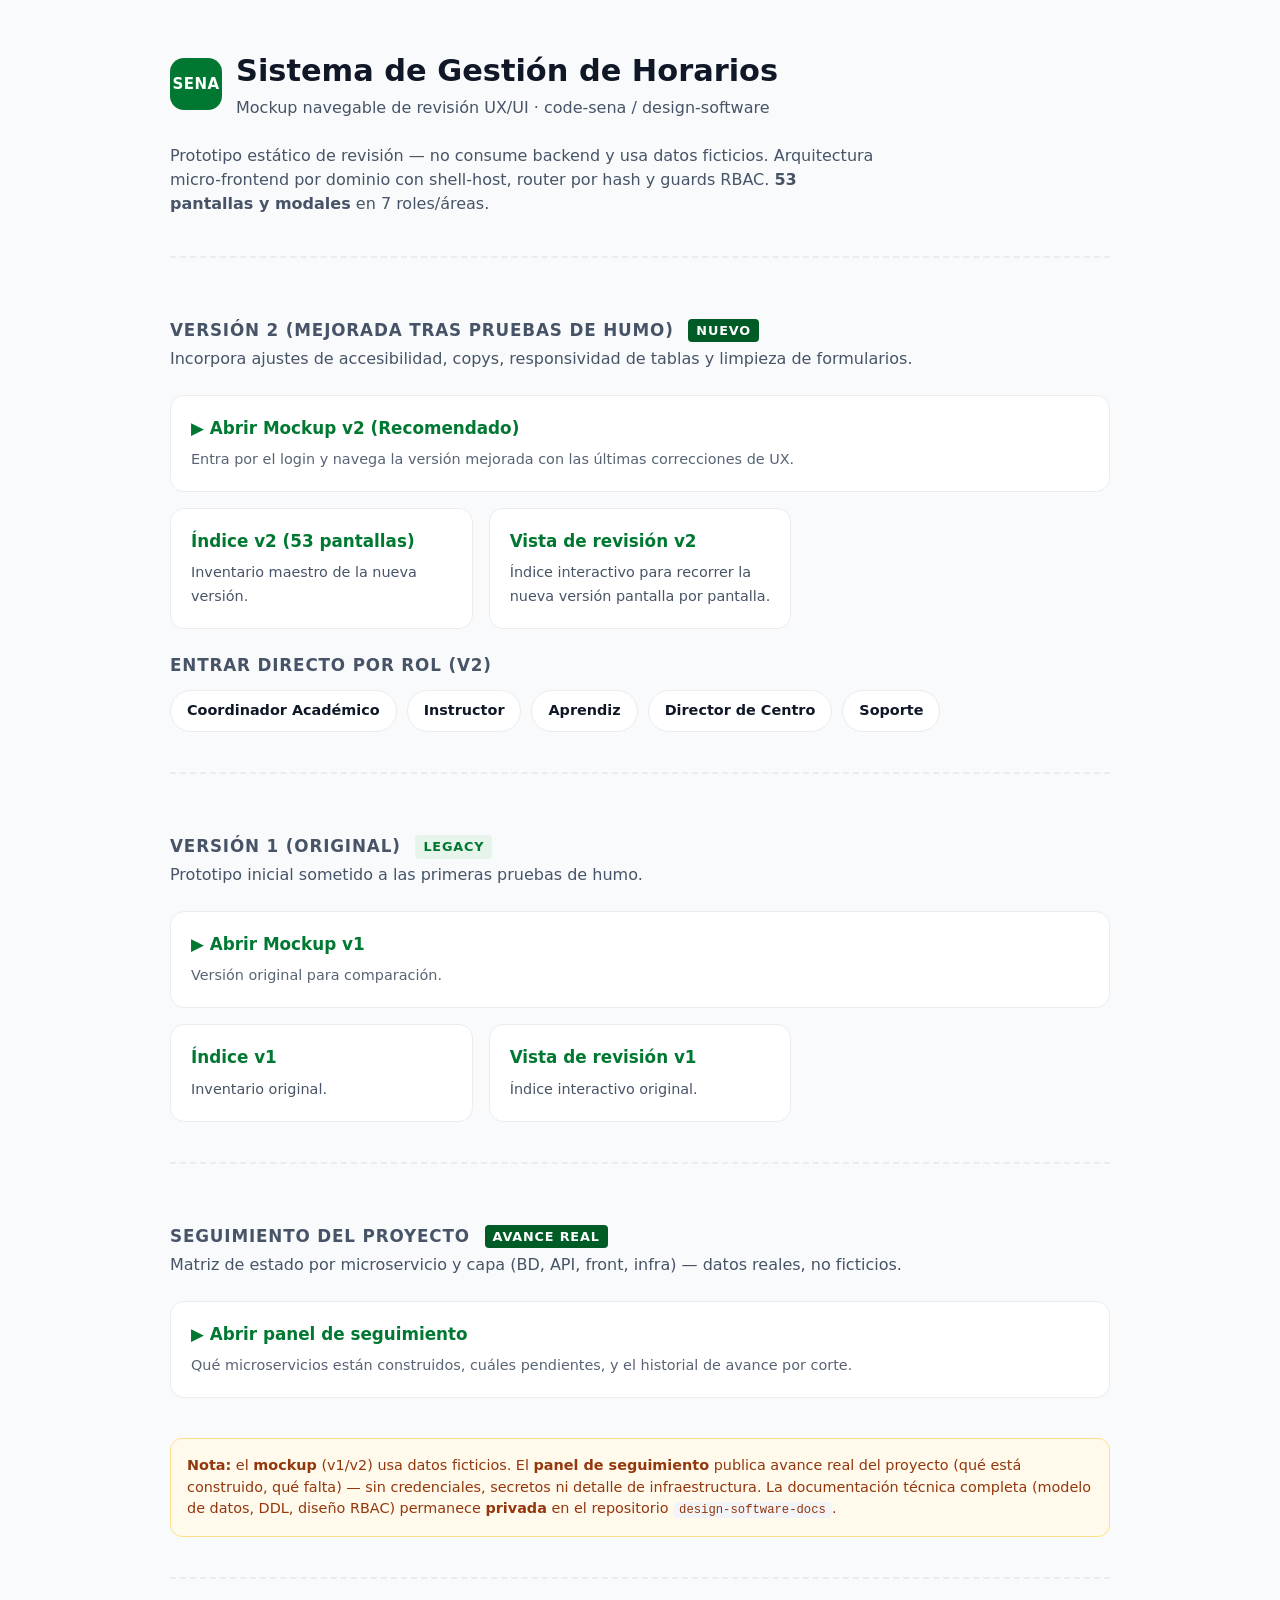
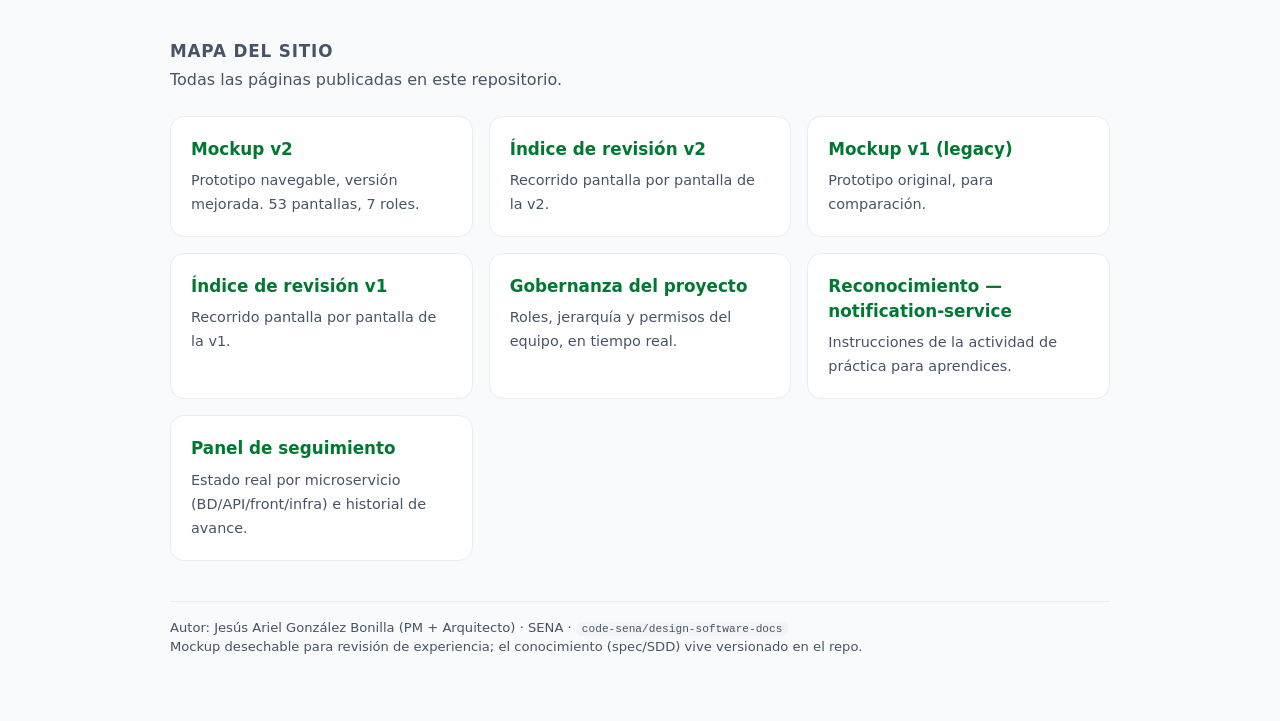
<file: index.html>
<!DOCTYPE html>
<html lang="es-CO">
<head>
<meta charset="UTF-8">
<meta name="viewport" content="width=device-width, initial-scale=1.0">
<title>SENA — Gestión de Horarios · Mockup</title>
<style>
  :root{--brand:#007832;--brand2:#00652b;--text:#101828;--muted:#475467;--bg:#f9fafb;--surface:#fff;--border:#eaecf0}
  *{box-sizing:border-box}
  body{margin:0;font-family:system-ui,-apple-system,"Segoe UI",Roboto,Helvetica,Arial,sans-serif;background:var(--bg);color:var(--text);line-height:1.5}
  .wrap{max-width:980px;margin:0 auto;padding:48px 20px 64px}
  header{display:flex;align-items:center;gap:14px;margin-bottom:8px}
  .mark{width:52px;height:52px;border-radius:14px;background:var(--brand);color:#fff;display:grid;place-items:center;font-weight:800;font-size:15px;letter-spacing:.5px}
  h1{font-size:1.9rem;margin:0}
  .sub{color:var(--muted);margin:2px 0 0}
  .lead{color:var(--muted);margin:24px 0 8px;max-width:70ch}
  .grid{display:grid;grid-template-columns:repeat(auto-fill,minmax(230px,1fr));gap:16px;margin-top:24px}
  a.card{display:block;padding:20px;background:var(--surface);border:1px solid var(--border);border-radius:14px;text-decoration:none;color:inherit;transition:box-shadow .15s,transform .15s}
  a.card:hover{box-shadow:0 6px 18px rgba(16,24,40,.08);transform:translateY(-2px);border-color:#abefc6}
  a.card strong{display:block;color:var(--brand);margin-bottom:6px;font-size:1.05rem}
  a.card span{color:var(--muted);font-size:.9rem}
  .primary{background:var(--brand);border-color:var(--brand)}
  .primary strong,.primary span{color:#fff}
  .primary span{opacity:.9}
  .v2-primary {background:#005c26;border-color:#005c26;}
  h2{font-size:1.05rem;margin:36px 0 4px;color:var(--muted);text-transform:uppercase;letter-spacing:.05em}
  .roles{display:flex;flex-wrap:wrap;gap:10px;margin-top:12px}
  .roles a{padding:9px 16px;border:1px solid var(--border);border-radius:999px;background:var(--surface);text-decoration:none;color:var(--text);font-size:.9rem;font-weight:600}
  .roles a:hover{border-color:var(--brand);color:var(--brand)}
  .note{margin-top:40px;padding:16px;background:#fffaeb;border:1px solid #fedf89;border-radius:12px;color:#93370d;font-size:.9rem}
  footer{margin-top:40px;color:var(--muted);font-size:.82rem;border-top:1px solid var(--border);padding-top:16px}
  code{background:#f2f4f7;padding:1px 6px;border-radius:5px;font-size:.85em}
  .version-section {margin-top: 40px; padding-top: 24px; border-top: 2px dashed var(--border);}
  .version-badge {display: inline-block; padding: 2px 8px; border-radius: 4px; background: #e6f4ec; color: var(--brand); font-size: 0.8rem; font-weight: 700; margin-left: 8px; vertical-align: middle;}
  .version-badge.new {background: #005c26; color: white;}
</style>
</head>
<body>
<div class="wrap">
  <header>
    <div class="mark">SENA</div>
    <div>
      <h1>Sistema de Gestión de Horarios</h1>
      <p class="sub">Mockup navegable de revisión UX/UI · code-sena / design-software</p>
    </div>
  </header>

  <p class="lead">Prototipo estático de revisión — no consume backend y usa datos ficticios.
  Arquitectura micro-frontend por dominio con shell-host, router por hash y guards RBAC.
  <strong>53 pantallas y modales</strong> en 7 roles/áreas.</p>

  <div class="version-section">
    <h2>Versión 2 (Mejorada tras pruebas de humo) <span class="version-badge new">NUEVO</span></h2>
    <p class="sub">Incorpora ajustes de accesibilidad, copys, responsividad de tablas y limpieza de formularios.</p>
    <div class="grid">
      <a class="card primary v2-primary" href="v2/index.html#/login" style="grid-column: 1 / -1">
        <strong>▶ Abrir Mockup v2 (Recomendado)</strong>
        <span>Entra por el login y navega la versión mejorada con las últimas correcciones de UX.</span>
      </a>
      <a class="card" href="v2/index.html#/inventory">
        <strong>Índice v2 (53 pantallas)</strong>
        <span>Inventario maestro de la nueva versión.</span>
      </a>
      <a class="card" href="v2/review.html">
        <strong>Vista de revisión v2</strong>
        <span>Índice interactivo para recorrer la nueva versión pantalla por pantalla.</span>
      </a>
    </div>

    <h2 style="margin-top: 24px;">Entrar directo por rol (v2)</h2>
    <div class="roles">
      <a href="v2/index.html#/?as=coordinator">Coordinador Académico</a>
      <a href="v2/index.html#/instructor/mi-horario?as=instructor">Instructor</a>
      <a href="v2/index.html#/mi-horario?as=learner">Aprendiz</a>
      <a href="v2/index.html#/admin/indicadores?as=director">Director de Centro</a>
      <a href="v2/index.html#/backoffice/documentos?as=support">Soporte</a>
    </div>
  </div>

  <div class="version-section">
    <h2>Versión 1 (Original) <span class="version-badge">LEGACY</span></h2>
    <p class="sub">Prototipo inicial sometido a las primeras pruebas de humo.</p>
    <div class="grid">
      <a class="card primary" href="v1/index.html#/login" style="grid-column: 1 / -1">
        <strong>▶ Abrir Mockup v1</strong>
        <span>Versión original para comparación.</span>
      </a>
      <a class="card" href="v1/index.html#/inventory">
        <strong>Índice v1</strong>
        <span>Inventario original.</span>
      </a>
      <a class="card" href="v1/review.html">
        <strong>Vista de revisión v1</strong>
        <span>Índice interactivo original.</span>
      </a>
    </div>
  </div>

  <div class="version-section">
    <h2>Seguimiento del proyecto <span class="version-badge new">AVANCE REAL</span></h2>
    <p class="sub">Matriz de estado por microservicio y capa (BD, API, front, infra) — datos reales, no ficticios.</p>
    <div class="grid">
      <a class="card primary v2-primary" href="seguimiento/index.html" style="grid-column: 1 / -1">
        <strong>▶ Abrir panel de seguimiento</strong>
        <span>Qué microservicios están construidos, cuáles pendientes, y el historial de avance por corte.</span>
      </a>
    </div>
  </div>

  <div class="note">
    <strong>Nota:</strong> el <strong>mockup</strong> (v1/v2) usa datos ficticios. El <strong>panel de seguimiento</strong>
    publica avance real del proyecto (qué está construido, qué falta) — sin credenciales, secretos ni detalle de
    infraestructura. La documentación técnica completa (modelo de datos, DDL, diseño RBAC) permanece <strong>privada</strong>
    en el repositorio <code>design-software-docs</code>.
  </div>

  <div class="version-section">
    <h2>Mapa del sitio</h2>
    <p class="sub">Todas las páginas publicadas en este repositorio.</p>
    <div class="grid">
      <a class="card" href="v2/index.html#/login">
        <strong>Mockup v2</strong>
        <span>Prototipo navegable, versión mejorada. 53 pantallas, 7 roles.</span>
      </a>
      <a class="card" href="v2/review.html">
        <strong>Índice de revisión v2</strong>
        <span>Recorrido pantalla por pantalla de la v2.</span>
      </a>
      <a class="card" href="v1/index.html#/login">
        <strong>Mockup v1 (legacy)</strong>
        <span>Prototipo original, para comparación.</span>
      </a>
      <a class="card" href="v1/review.html">
        <strong>Índice de revisión v1</strong>
        <span>Recorrido pantalla por pantalla de la v1.</span>
      </a>
      <a class="card" href="gobernanza/index.html">
        <strong>Gobernanza del proyecto</strong>
        <span>Roles, jerarquía y permisos del equipo, en tiempo real.</span>
      </a>
      <a class="card" href="test-design-software-notification-service/index.html">
        <strong>Reconocimiento — notification-service</strong>
        <span>Instrucciones de la actividad de práctica para aprendices.</span>
      </a>
      <a class="card" href="seguimiento/index.html">
        <strong>Panel de seguimiento</strong>
        <span>Estado real por microservicio (BD/API/front/infra) e historial de avance.</span>
      </a>
    </div>
  </div>

  <footer>
    Autor: Jesús Ariel González Bonilla (PM + Arquitecto) · SENA · <code>code-sena/design-software-docs</code><br>
    Mockup desechable para revisión de experiencia; el conocimiento (spec/SDD) vive versionado en el repo.
  </footer>
</div>
</body>
</html>
</file>
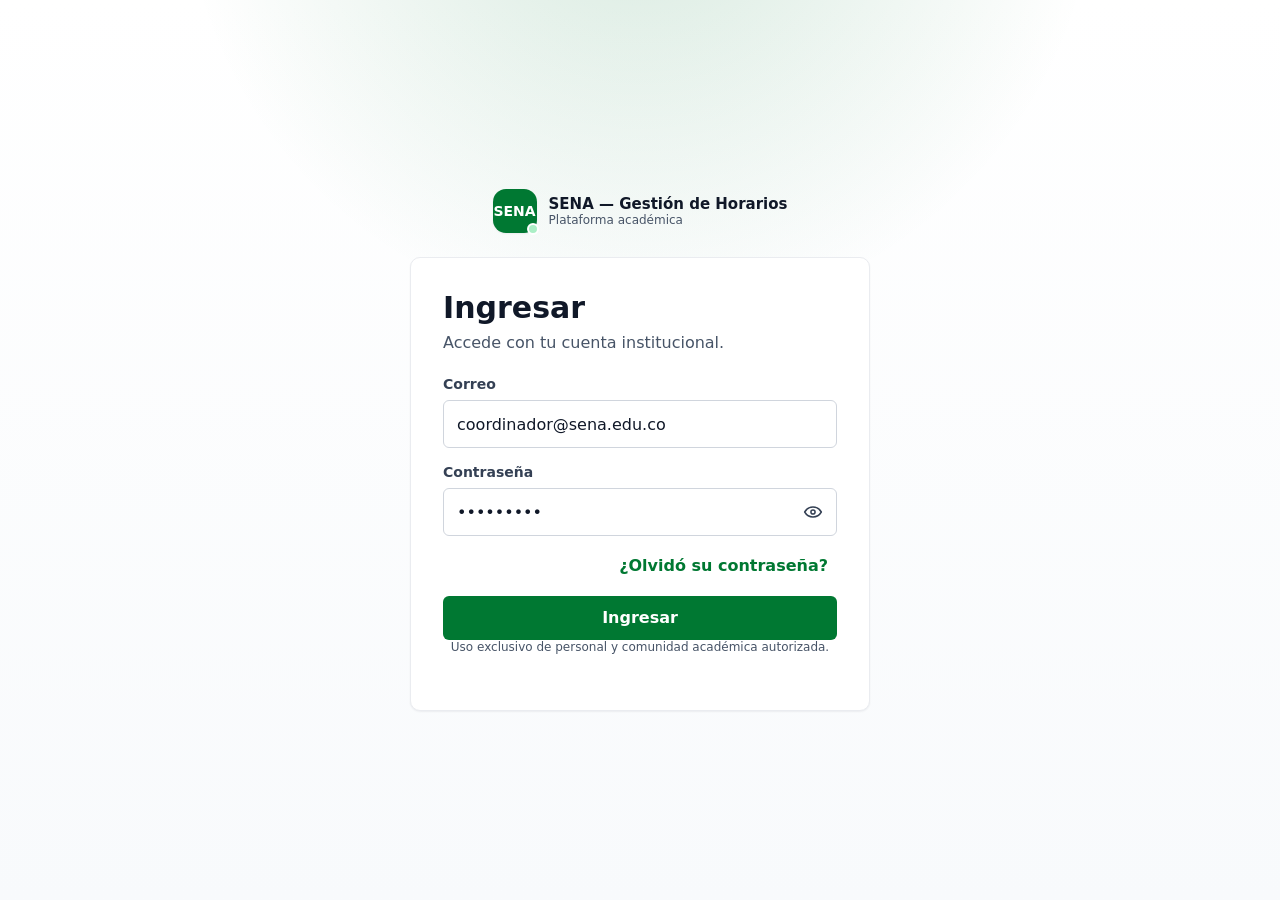
<file: app/index.html>
<!doctype html>
<html lang="es">
<head>
  <meta charset="utf-8">
  <meta name="viewport" content="width=device-width,initial-scale=1">
  <meta name="description" content="Mockup estático navegable — SENA Gestión de Horarios">
  <title>SENA — Gestión de Horarios</title>
  <link rel="stylesheet" href="assets/tokens.css">
  <link rel="stylesheet" href="assets/components.css">
  <link rel="stylesheet" href="assets/app.css">
</head>
<body>
  <div id="app"></div>
  <script src="assets/icons.js"></script>
  <script src="data/mock-data.js"></script>
  <script src="assets/components.js"></script>
  <script src="shell/routes.js"></script>
  <script src="iam/screens.js"></script>
  <script src="scheduling/screens.js"></script>
  <script src="environment/screens.js"></script>
  <script src="academic/screens.js"></script>
  <script src="actors/screens.js"></script>
  <script src="monitoring/screens.js"></script>
  <script src="reference/screens.js"></script>
  <script src="document/screens.js"></script>
  <script src="audit/screens.js"></script>
  <script src="shell/screens.js"></script>
  <script src="shell/shell.js"></script>
  <script src="shell/app.js"></script>
</body>
</html>
</file>
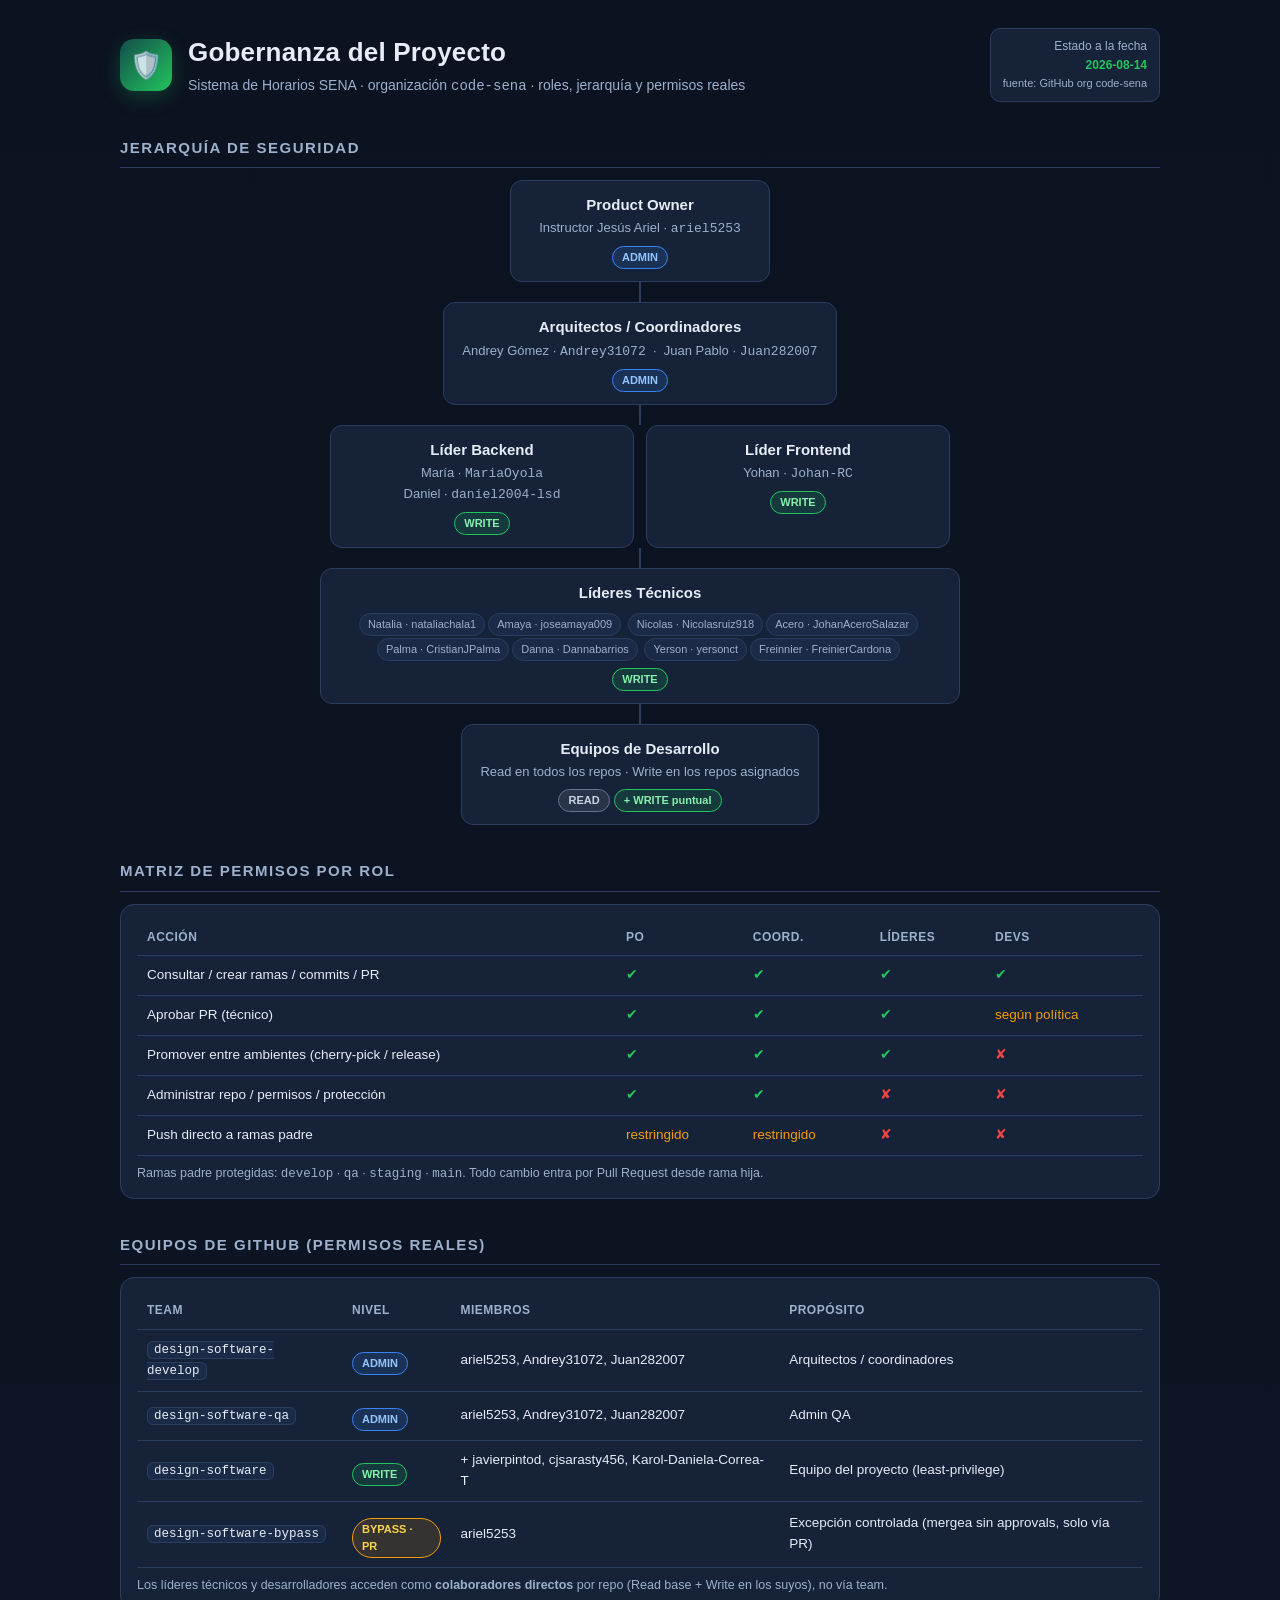
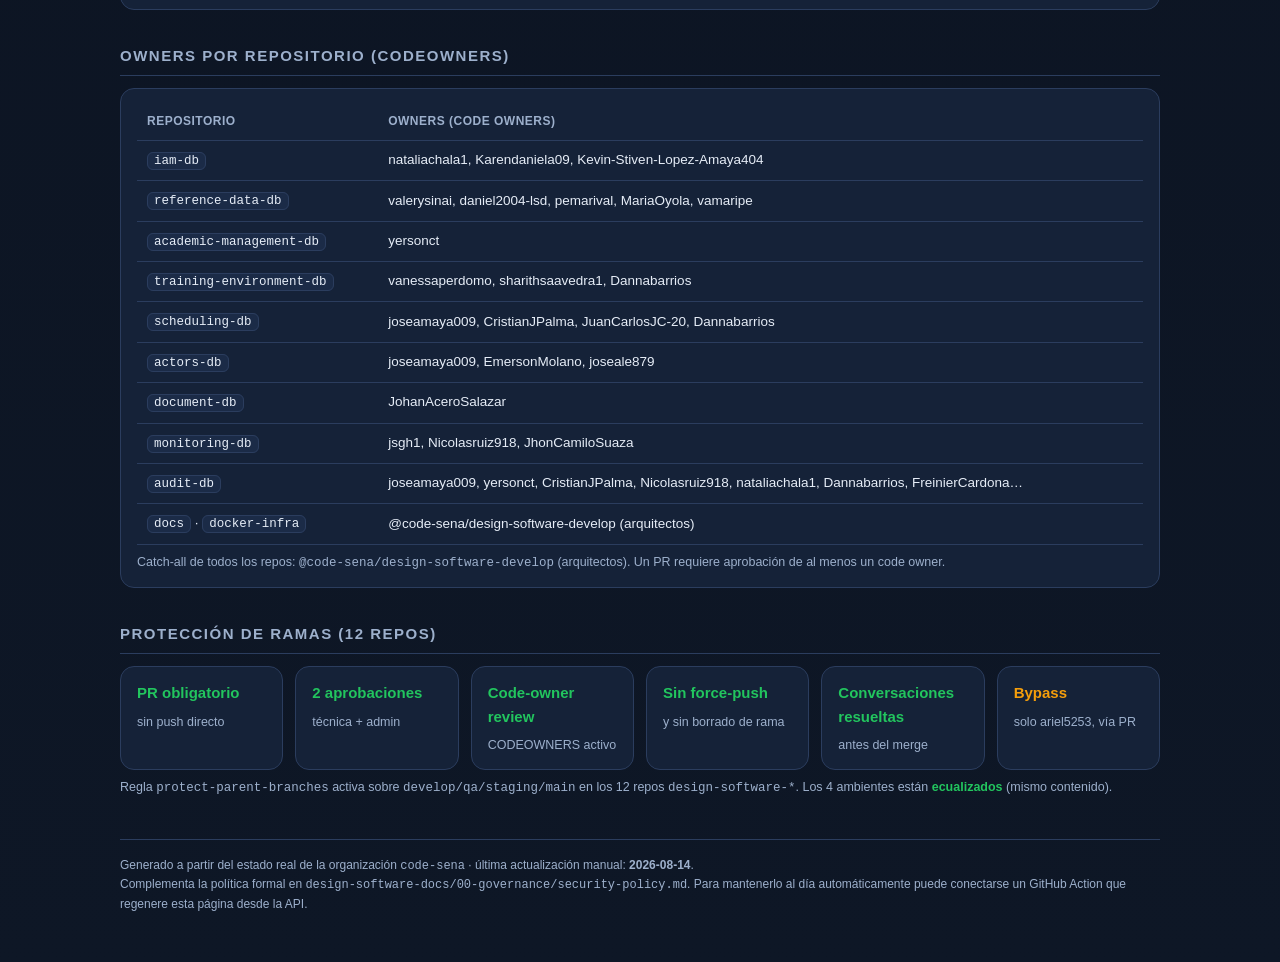
<file: gobernanza/index.html>
<!doctype html>
<html lang="es">
<head>
<meta charset="utf-8">
<meta name="viewport" content="width=device-width, initial-scale=1">
<title>Gobernanza · Sistema de Horarios SENA</title>
<style>
  :root{
    --bg:#0e1726; --panel:#152238; --panel2:#1b2b47; --line:#2b3d5e;
    --tx:#e6edf7; --mut:#9db0cc; --acc:#3b82f6; --grn:#22c55e; --amb:#f59e0b;
    --pur:#8b5cf6; --red:#ef4444; --tl:#14b8a6;
  }
  *{box-sizing:border-box}
  body{margin:0;background:linear-gradient(180deg,#0b1220,#0e1726);color:var(--tx);
    font:15px/1.55 -apple-system,Segoe UI,Roboto,Helvetica,Arial,sans-serif}
  .wrap{max-width:1080px;margin:0 auto;padding:28px 20px 60px}
  header.top{display:flex;gap:16px;align-items:center;flex-wrap:wrap;margin-bottom:6px}
  .shield{width:52px;height:52px;border-radius:14px;background:linear-gradient(135deg,#134e4a,#22c55e);
    display:grid;place-items:center;font-size:26px;box-shadow:0 6px 20px rgba(34,197,94,.25)}
  h1{font-size:26px;margin:0;letter-spacing:.2px}
  .sub{color:var(--mut);font-size:14px;margin-top:2px}
  .stamp{margin-left:auto;text-align:right;color:var(--mut);font-size:12px;
    background:var(--panel);border:1px solid var(--line);border-radius:10px;padding:8px 12px}
  .stamp b{color:var(--grn)}
  h2{font-size:15px;text-transform:uppercase;letter-spacing:1.5px;color:var(--mut);
    margin:34px 0 12px;border-bottom:1px solid var(--line);padding-bottom:8px}
  .grid{display:grid;gap:12px}
  .card{background:var(--panel);border:1px solid var(--line);border-radius:14px;padding:14px 16px}
  /* jerarquía */
  .tier{display:flex;flex-direction:column;align-items:center;gap:0}
  .node{background:var(--panel);border:1px solid var(--line);border-radius:12px;padding:12px 18px;
    text-align:center;min-width:260px;max-width:100%}
  .node .role{font-weight:700}
  .node .who{color:var(--mut);font-size:13px;margin-top:2px}
  .badge{display:inline-block;font-size:11px;font-weight:700;padding:2px 9px;border-radius:999px;margin-top:7px}
  .b-admin{background:rgba(59,130,246,.16);color:#93c5fd;border:1px solid #3b82f6}
  .b-write{background:rgba(34,197,94,.14);color:#86efac;border:1px solid #22c55e}
  .b-read{background:rgba(148,163,184,.14);color:#cbd5e1;border:1px solid #64748b}
  .b-bypass{background:rgba(245,158,11,.14);color:#fcd34d;border:1px solid #f59e0b}
  .conn{width:2px;height:20px;background:var(--line)}
  .two{display:grid;grid-template-columns:1fr 1fr;gap:12px;width:100%;max-width:620px}
  @media(max-width:620px){.two{grid-template-columns:1fr}}
  table{width:100%;border-collapse:collapse;font-size:13.5px}
  th,td{text-align:left;padding:9px 10px;border-bottom:1px solid var(--line)}
  th{color:var(--mut);font-weight:600;font-size:12px;text-transform:uppercase;letter-spacing:.5px}
  td code,.hl{background:var(--panel2);border:1px solid var(--line);border-radius:6px;padding:1px 6px;font-size:12.5px}
  .ok{color:var(--grn)} .no{color:var(--red)} .mid{color:var(--amb)}
  .pill{display:inline-block;font-size:11px;padding:2px 8px;border-radius:999px;border:1px solid var(--line);
    background:var(--panel2);color:var(--mut);margin:2px 3px 0 0}
  .note{color:var(--mut);font-size:12.5px;margin-top:8px}
  footer{margin-top:40px;color:var(--mut);font-size:12px;border-top:1px solid var(--line);padding-top:16px}
  .chip{font-size:11px;color:var(--mut)}
</style>
</head>
<body>
<div class="wrap">

  <header class="top">
    <div class="shield">🛡️</div>
    <div>
      <h1>Gobernanza del Proyecto</h1>
      <div class="sub">Sistema de Horarios SENA · organización <code>code-sena</code> · roles, jerarquía y permisos reales</div>
    </div>
    <div class="stamp">Estado a la fecha<br><b>2026-08-14</b><br><span class="chip">fuente: GitHub org code-sena</span></div>
  </header>

  <!-- JERARQUÍA -->
  <h2>Jerarquía de seguridad</h2>
  <div class="tier">
    <div class="node">
      <div class="role">Product Owner</div>
      <div class="who">Instructor Jesús Ariel · <code>ariel5253</code></div>
      <div><span class="badge b-admin">ADMIN</span></div>
    </div>
    <div class="conn"></div>
    <div class="node">
      <div class="role">Arquitectos / Coordinadores</div>
      <div class="who">Andrey Gómez · <code>Andrey31072</code> &nbsp;·&nbsp; Juan Pablo · <code>Juan282007</code></div>
      <div><span class="badge b-admin">ADMIN</span></div>
    </div>
    <div class="conn"></div>
    <div class="two">
      <div class="node">
        <div class="role">Líder Backend</div>
        <div class="who">María · <code>MariaOyola</code><br>Daniel · <code>daniel2004-lsd</code></div>
        <div><span class="badge b-write">WRITE</span></div>
      </div>
      <div class="node">
        <div class="role">Líder Frontend</div>
        <div class="who">Yohan · <code>Johan-RC</code></div>
        <div><span class="badge b-write">WRITE</span></div>
      </div>
    </div>
    <div class="conn"></div>
    <div class="node" style="max-width:640px">
      <div class="role">Líderes Técnicos</div>
      <div class="who" style="margin-top:6px">
        <span class="pill">Natalia · nataliachala1</span><span class="pill">Amaya · joseamaya009</span>
        <span class="pill">Nicolas · Nicolasruiz918</span><span class="pill">Acero · JohanAceroSalazar</span>
        <span class="pill">Palma · CristianJPalma</span><span class="pill">Danna · Dannabarrios</span>
        <span class="pill">Yerson · yersonct</span><span class="pill">Freinnier · FreinierCardona</span>
      </div>
      <div><span class="badge b-write">WRITE</span></div>
    </div>
    <div class="conn"></div>
    <div class="node" style="max-width:640px">
      <div class="role">Equipos de Desarrollo</div>
      <div class="who">Read en todos los repos · Write en los repos asignados</div>
      <div><span class="badge b-read">READ</span> <span class="badge b-write">+ WRITE puntual</span></div>
    </div>
  </div>

  <!-- MATRIZ -->
  <h2>Matriz de permisos por rol</h2>
  <div class="card" style="overflow-x:auto">
    <table>
      <thead><tr><th>Acción</th><th>PO</th><th>Coord.</th><th>Líderes</th><th>Devs</th></tr></thead>
      <tbody>
        <tr><td>Consultar / crear ramas / commits / PR</td><td class="ok">✔</td><td class="ok">✔</td><td class="ok">✔</td><td class="ok">✔</td></tr>
        <tr><td>Aprobar PR (técnico)</td><td class="ok">✔</td><td class="ok">✔</td><td class="ok">✔</td><td class="mid">según política</td></tr>
        <tr><td>Promover entre ambientes (cherry-pick / release)</td><td class="ok">✔</td><td class="ok">✔</td><td class="ok">✔</td><td class="no">✘</td></tr>
        <tr><td>Administrar repo / permisos / protección</td><td class="ok">✔</td><td class="ok">✔</td><td class="no">✘</td><td class="no">✘</td></tr>
        <tr><td>Push directo a ramas padre</td><td class="mid">restringido</td><td class="mid">restringido</td><td class="no">✘</td><td class="no">✘</td></tr>
      </tbody>
    </table>
    <div class="note">Ramas padre protegidas: <code>develop</code> · <code>qa</code> · <code>staging</code> · <code>main</code>. Todo cambio entra por Pull Request desde rama hija.</div>
  </div>

  <!-- TEAMS -->
  <h2>Equipos de GitHub (permisos reales)</h2>
  <div class="card" style="overflow-x:auto">
    <table>
      <thead><tr><th>Team</th><th>Nivel</th><th>Miembros</th><th>Propósito</th></tr></thead>
      <tbody>
        <tr><td><code>design-software-develop</code></td><td><span class="badge b-admin">ADMIN</span></td><td>ariel5253, Andrey31072, Juan282007</td><td>Arquitectos / coordinadores</td></tr>
        <tr><td><code>design-software-qa</code></td><td><span class="badge b-admin">ADMIN</span></td><td>ariel5253, Andrey31072, Juan282007</td><td>Admin QA</td></tr>
        <tr><td><code>design-software</code></td><td><span class="badge b-write">WRITE</span></td><td>+ javierpintod, cjsarasty456, Karol-Daniela-Correa-T</td><td>Equipo del proyecto (least-privilege)</td></tr>
        <tr><td><code>design-software-bypass</code></td><td><span class="badge b-bypass">BYPASS · PR</span></td><td>ariel5253</td><td>Excepción controlada (mergea sin approvals, solo vía PR)</td></tr>
      </tbody>
    </table>
    <div class="note">Los líderes técnicos y desarrolladores acceden como <b>colaboradores directos</b> por repo (Read base + Write en los suyos), no vía team.</div>
  </div>

  <!-- OWNERS -->
  <h2>Owners por repositorio (CODEOWNERS)</h2>
  <div class="card" style="overflow-x:auto">
    <table>
      <thead><tr><th>Repositorio</th><th>Owners (code owners)</th></tr></thead>
      <tbody>
        <tr><td><code>iam-db</code></td><td>nataliachala1, Karendaniela09, Kevin-Stiven-Lopez-Amaya404</td></tr>
        <tr><td><code>reference-data-db</code></td><td>valerysinai, daniel2004-lsd, pemarival, MariaOyola, vamaripe</td></tr>
        <tr><td><code>academic-management-db</code></td><td>yersonct</td></tr>
        <tr><td><code>training-environment-db</code></td><td>vanessaperdomo, sharithsaavedra1, Dannabarrios</td></tr>
        <tr><td><code>scheduling-db</code></td><td>joseamaya009, CristianJPalma, JuanCarlosJC-20, Dannabarrios</td></tr>
        <tr><td><code>actors-db</code></td><td>joseamaya009, EmersonMolano, joseale879</td></tr>
        <tr><td><code>document-db</code></td><td>JohanAceroSalazar</td></tr>
        <tr><td><code>monitoring-db</code></td><td>jsgh1, Nicolasruiz918, JhonCamiloSuaza</td></tr>
        <tr><td><code>audit-db</code></td><td>joseamaya009, yersonct, CristianJPalma, Nicolasruiz918, nataliachala1, Dannabarrios, FreinierCardona…</td></tr>
        <tr><td><code>docs</code> · <code>docker-infra</code></td><td>@code-sena/design-software-develop (arquitectos)</td></tr>
      </tbody>
    </table>
    <div class="note">Catch-all de todos los repos: <code>@code-sena/design-software-develop</code> (arquitectos). Un PR requiere aprobación de al menos un code owner.</div>
  </div>

  <!-- PROTECCIÓN -->
  <h2>Protección de ramas (12 repos)</h2>
  <div class="grid" style="grid-template-columns:repeat(auto-fit,minmax(150px,1fr))">
    <div class="card"><b class="ok">PR obligatorio</b><div class="note">sin push directo</div></div>
    <div class="card"><b class="ok">2 aprobaciones</b><div class="note">técnica + admin</div></div>
    <div class="card"><b class="ok">Code-owner review</b><div class="note">CODEOWNERS activo</div></div>
    <div class="card"><b class="ok">Sin force-push</b><div class="note">y sin borrado de rama</div></div>
    <div class="card"><b class="ok">Conversaciones resueltas</b><div class="note">antes del merge</div></div>
    <div class="card"><b class="mid">Bypass</b><div class="note">solo ariel5253, vía PR</div></div>
  </div>
  <div class="note">Regla <code>protect-parent-branches</code> activa sobre <code>develop/qa/staging/main</code> en los 12 repos <code>design-software-*</code>. Los 4 ambientes están <b class="ok">ecualizados</b> (mismo contenido).</div>

  <footer>
    Generado a partir del estado real de la organización <code>code-sena</code> · última actualización manual: <b>2026-08-14</b>.<br>
    Complementa la política formal en <code>design-software-docs/00-governance/security-policy.md</code>.
    Para mantenerlo al día automáticamente puede conectarse un GitHub Action que regenere esta página desde la API.
  </footer>

</div>
</body>
</html>
</file>
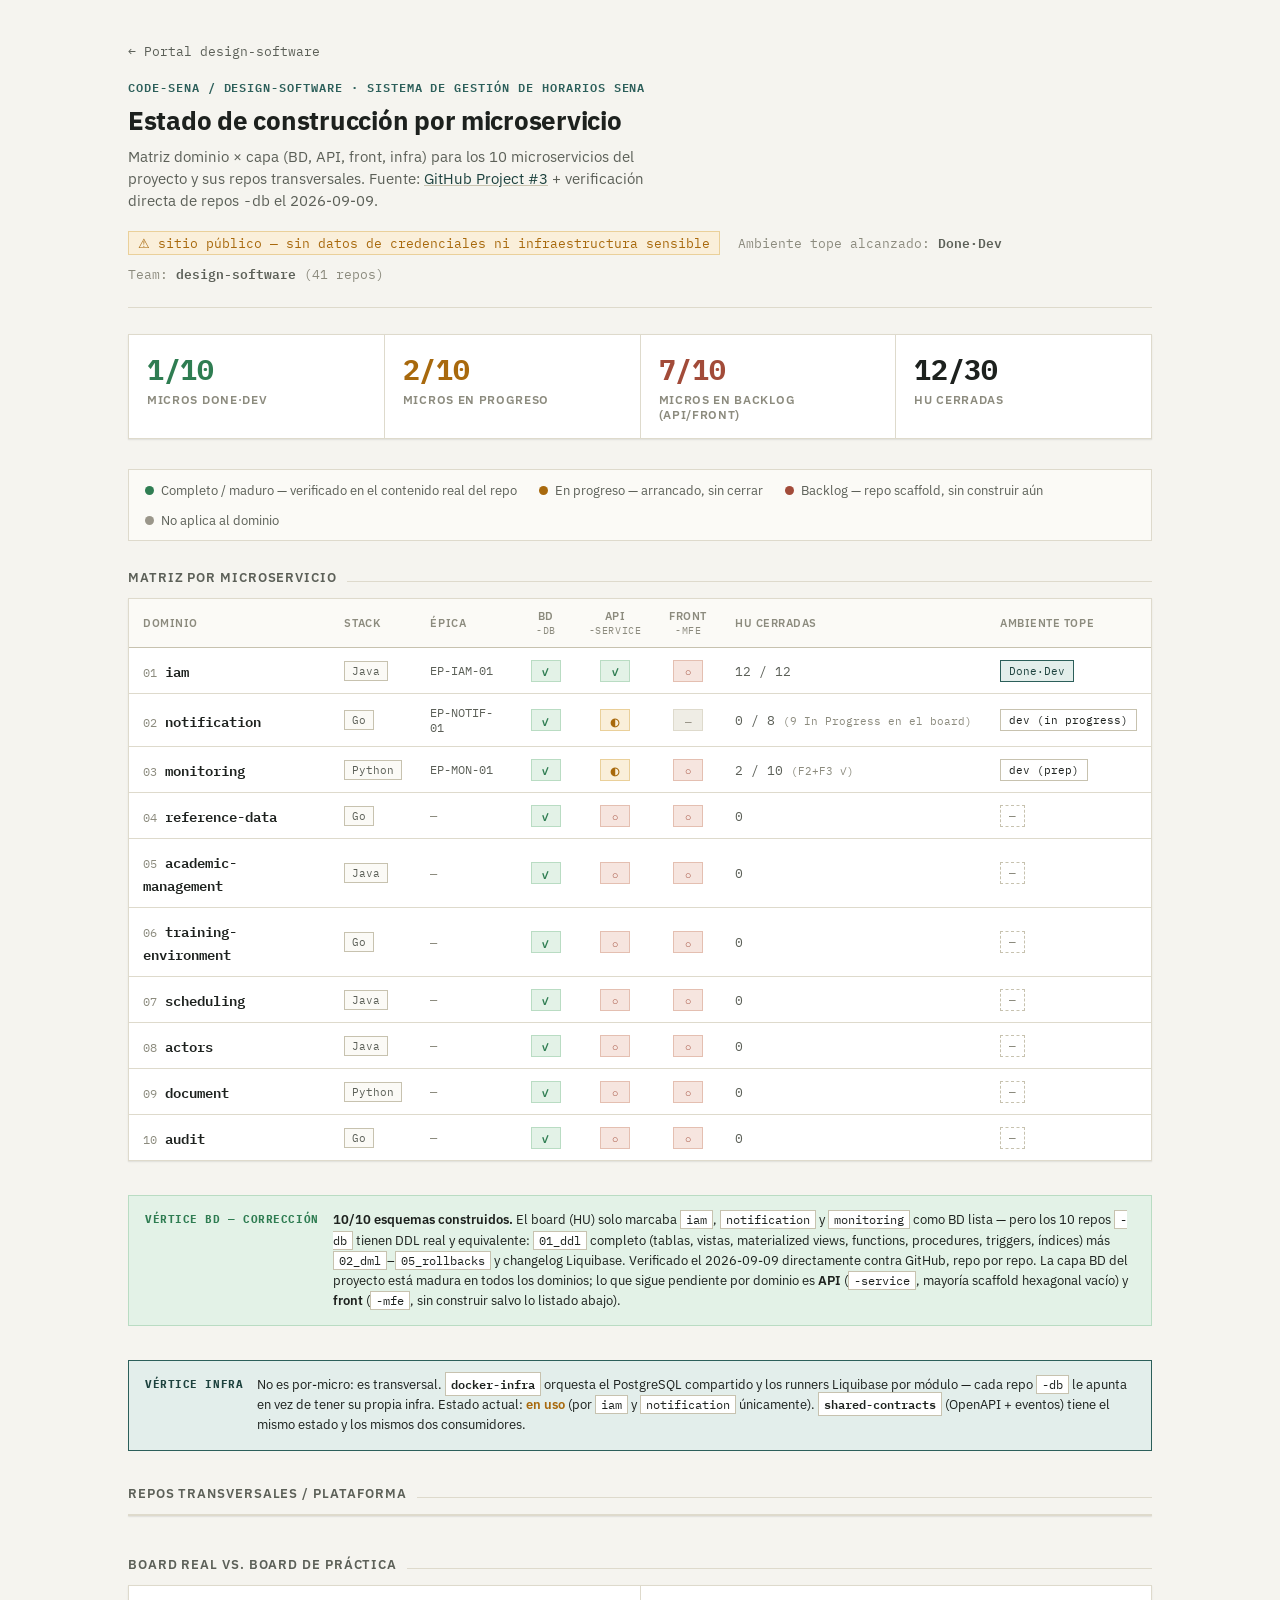
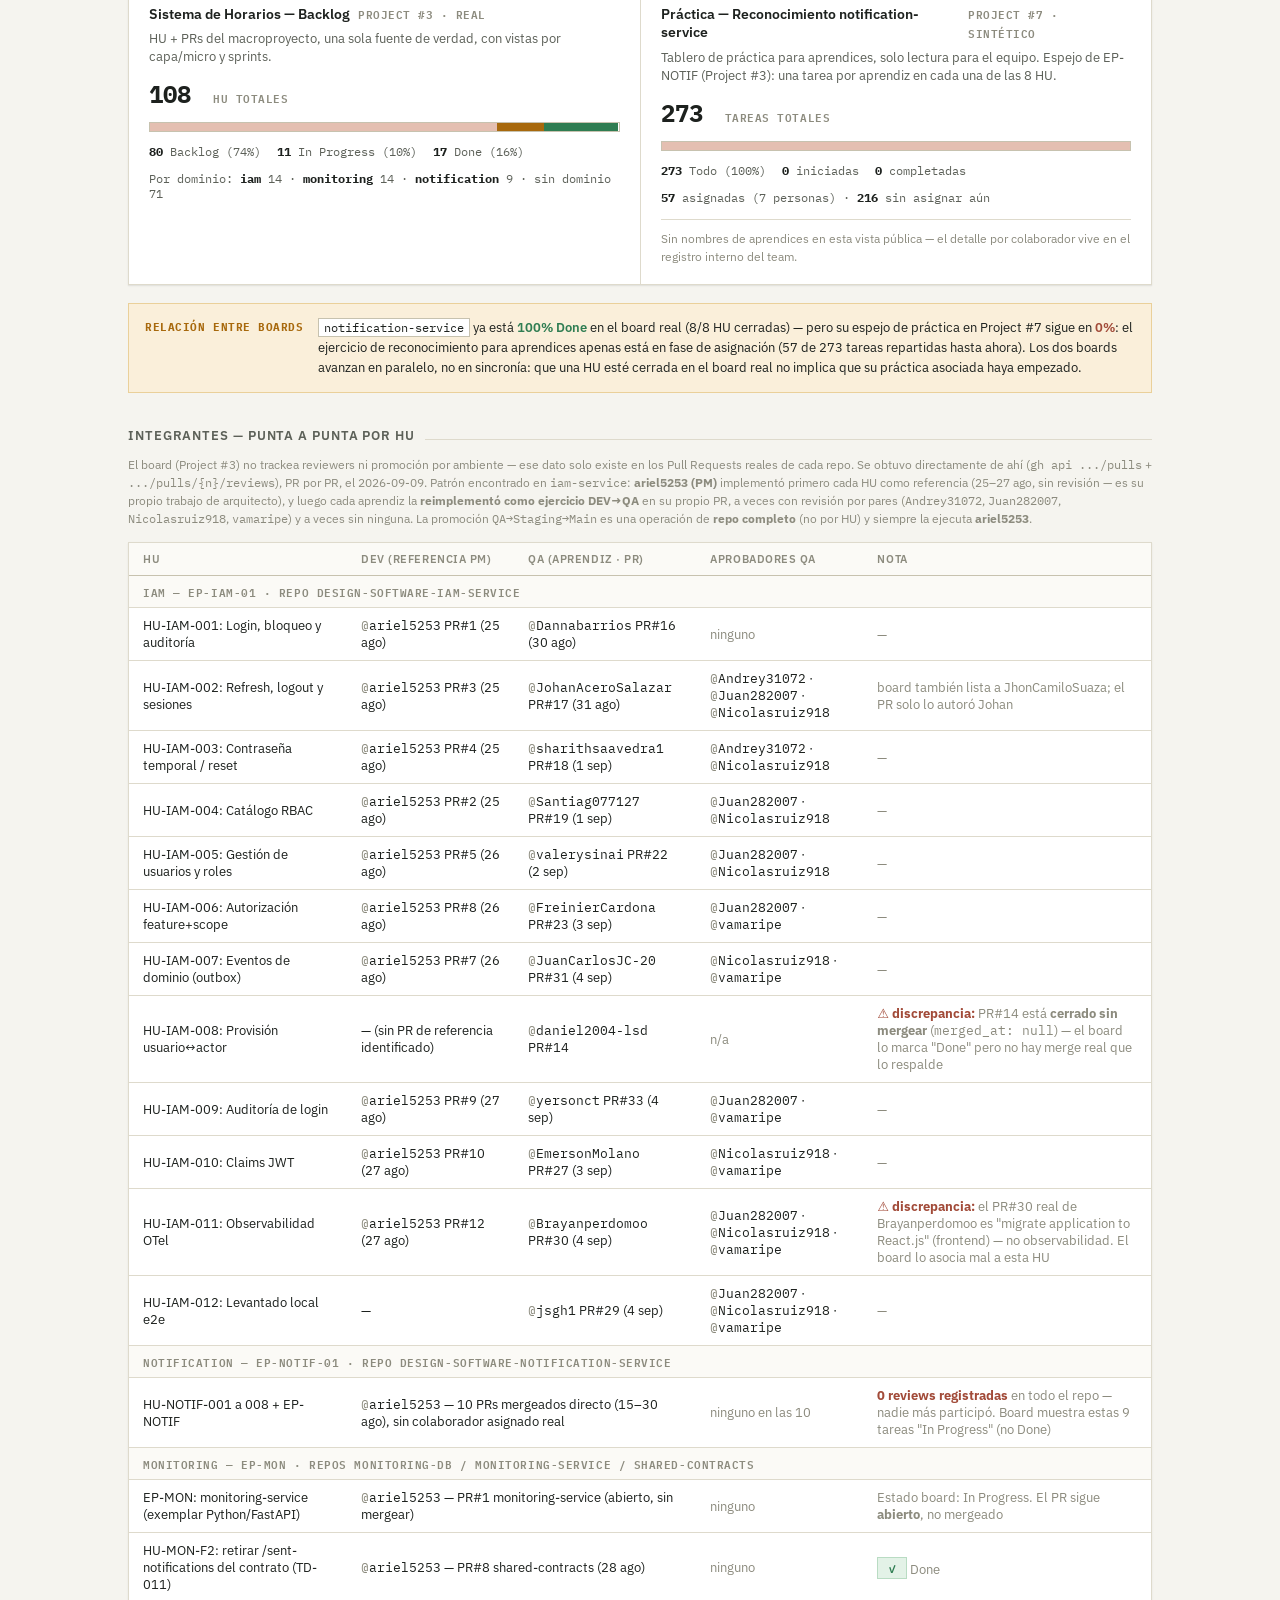
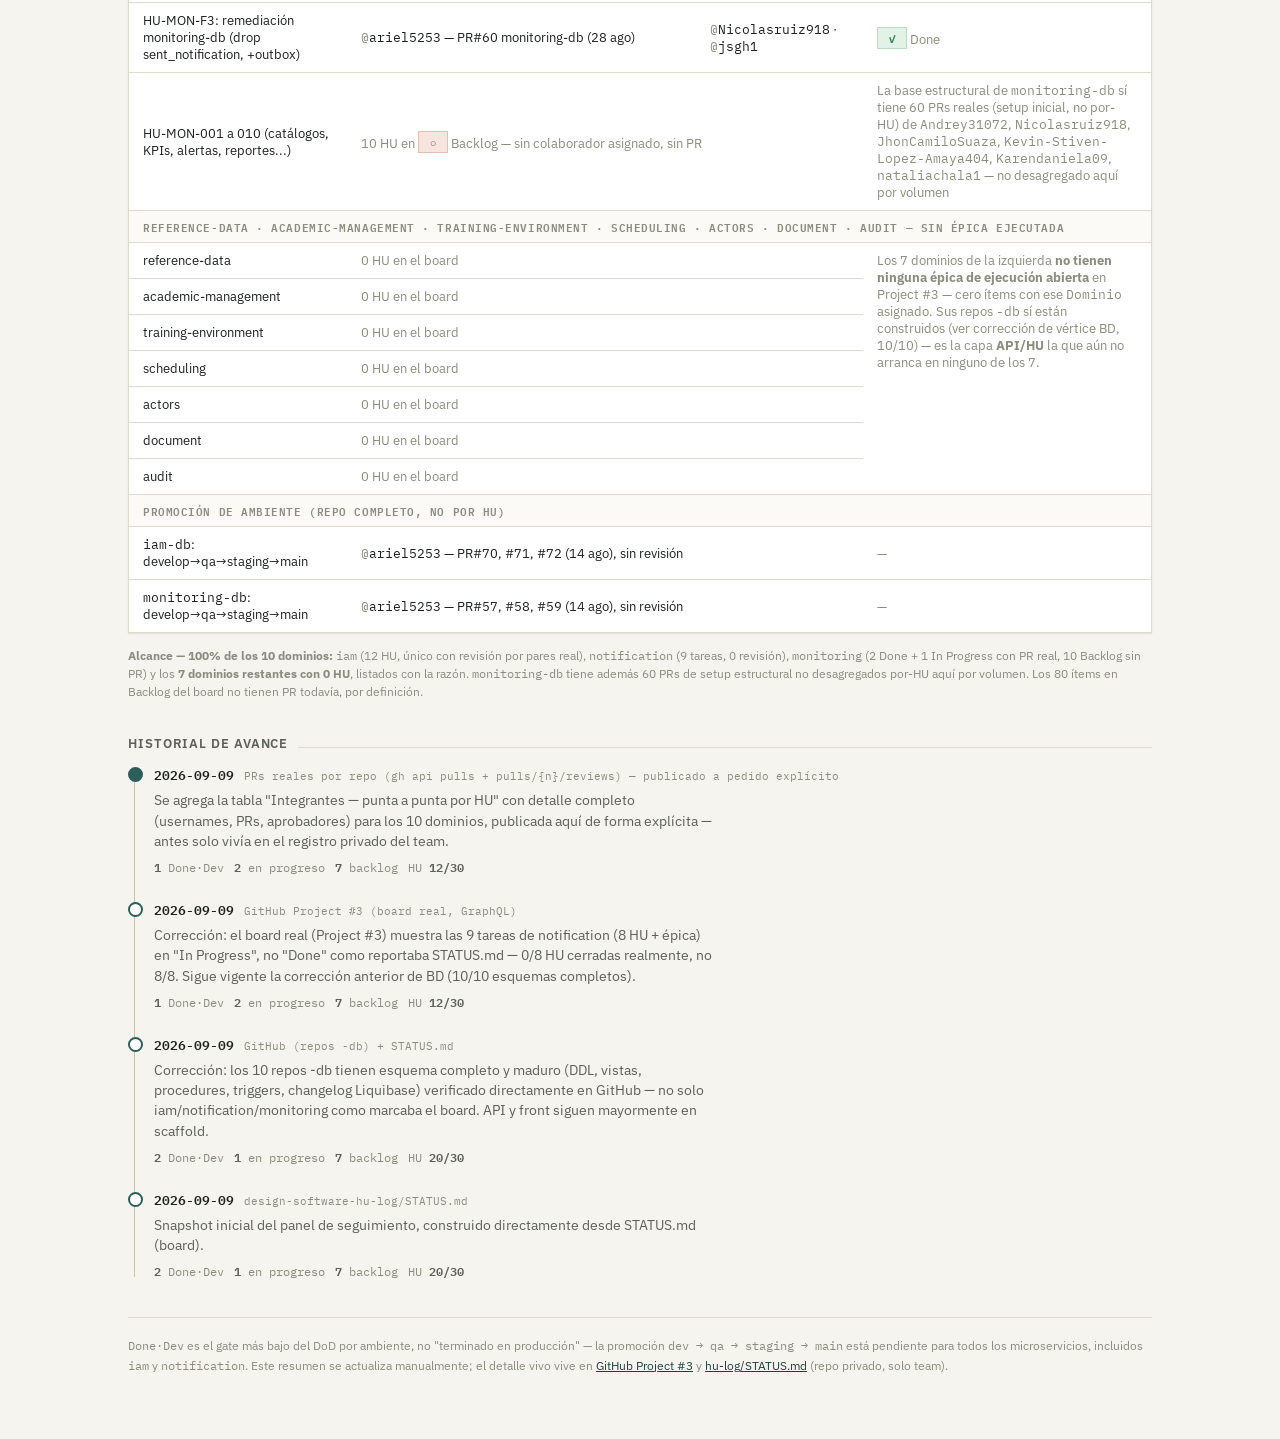
<file: seguimiento/index.html>
<!DOCTYPE html>
<html lang="es-CO">
<head>
<meta charset="UTF-8">
<meta name="viewport" content="width=device-width, initial-scale=1.0">
<title>Panel Design-Software — Seguimiento</title>
<link rel="preconnect" href="https://fonts.googleapis.com">
<link rel="preconnect" href="https://fonts.gstatic.com" crossorigin>
<link href="https://fonts.googleapis.com/css2?family=IBM+Plex+Sans:wght@400;500;600;700&family=IBM+Plex+Mono:wght@400;500;600&display=swap" rel="stylesheet">
<style>
  :root{
    --bg:#F5F4EF;
    --surface:#FFFFFF;
    --surface-2:#FBFAF6;
    --border:#DEDACC;
    --border-strong:#C7C2AF;
    --text:#1D211E;
    --text-muted:#5C6058;
    --text-faint:#8C8B7E;
    --accent:#2C5F5A;
    --accent-soft:#E3EEEB;
    --accent-strong:#1D423E;

    --done:#2F7D52;
    --done-bg:#E3F2E7;
    --done-border:#B9DCC3;

    --progress:#A8690D;
    --progress-bg:#FAEFDA;
    --progress-border:#EAD09A;

    --backlog:#A24B39;
    --backlog-bg:#F6E5DF;
    --backlog-border:#E4BFB1;

    --na:#9A968A;
    --na-bg:#EFEDE5;

    --shadow: 0 1px 2px rgba(29,33,30,0.06), 0 1px 1px rgba(29,33,30,0.04);
    font-variant-numeric: tabular-nums;
  }
  *{box-sizing:border-box;}
  body{
    margin:0;
    background:var(--bg);
    color:var(--text);
    font-family:"IBM Plex Sans", ui-sans-serif, system-ui, sans-serif;
    -webkit-font-smoothing:antialiased;
  }
  .wrap{ max-width:1080px; margin:0 auto; padding:40px 28px 64px; }
  code, .mono{ font-family:"IBM Plex Mono", ui-monospace, "SF Mono", Consolas, monospace; }
  a{ color:var(--accent-strong); }

  .back-link{
    display:inline-flex;
    align-items:center;
    gap:6px;
    font-size:12.5px;
    color:var(--text-muted);
    text-decoration:none;
    margin-bottom:18px;
    font-family:"IBM Plex Mono", monospace;
  }
  .back-link:hover{ color:var(--accent-strong); }

  header{
    display:flex;
    flex-direction:column;
    gap:6px;
    border-bottom:1px solid var(--border);
    padding-bottom:22px;
    margin-bottom:26px;
  }
  .eyebrow{
    font-family:"IBM Plex Mono", monospace;
    font-size:12px;
    letter-spacing:0.08em;
    text-transform:uppercase;
    color:var(--accent);
    font-weight:600;
  }
  h1{ font-size:26px; line-height:1.2; margin:2px 0 4px; font-weight:700; text-wrap:balance; letter-spacing:-0.01em; }
  .subhead{ color:var(--text-muted); font-size:14.5px; max-width:62ch; line-height:1.5; }
  .subhead a{ color:var(--accent-strong); text-decoration-color:var(--border-strong); }

  .meta-row{
    display:flex; flex-wrap:wrap; align-items:center; gap:8px 18px;
    margin-top:14px; font-size:12.5px; color:var(--text-faint);
    font-family:"IBM Plex Mono", monospace;
  }
  .meta-row span b{ color:var(--text-muted); font-weight:600; }
  .public-badge{
    display:inline-flex; align-items:center; gap:6px;
    padding:3px 9px; border:1px solid var(--progress-border);
    background:var(--progress-bg); color:var(--progress);
  }

  .stats{
    display:grid; grid-template-columns:repeat(4, 1fr); gap:1px;
    background:var(--border); border:1px solid var(--border);
    margin-bottom:30px; box-shadow:var(--shadow);
  }
  .stat{ background:var(--surface); padding:16px 18px; display:flex; flex-direction:column; gap:4px; }
  .stat .n{ font-size:28px; font-weight:700; font-family:"IBM Plex Mono", monospace; letter-spacing:-0.01em; }
  .stat .n.done{color:var(--done);} .stat .n.progress{color:var(--progress);} .stat .n.backlog{color:var(--backlog);}
  .stat .l{ font-size:11.5px; text-transform:uppercase; letter-spacing:0.06em; color:var(--text-faint); font-weight:600; }

  h2{
    font-size:13px; text-transform:uppercase; letter-spacing:0.07em; font-weight:600;
    color:var(--text-muted); margin:0 0 12px; display:flex; align-items:baseline; gap:10px;
  }
  h2::after{ content:""; flex:1; height:1px; background:var(--border); }

  .legend{
    display:flex; flex-wrap:wrap; gap:14px 22px; padding:12px 16px;
    background:var(--surface-2); border:1px solid var(--border);
    margin-bottom:28px; font-size:12.5px; color:var(--text-muted);
  }
  .legend-item{display:flex; align-items:center; gap:7px;}
  .dot{width:9px; height:9px; border-radius:50%; flex:none;}
  .dot.done{background:var(--done);} .dot.progress{background:var(--progress);}
  .dot.backlog{background:var(--backlog);} .dot.na{background:var(--na);}

  .matrix-scroll{ overflow-x:auto; border:1px solid var(--border); box-shadow:var(--shadow); margin-bottom:34px; }
  table{ width:100%; border-collapse:collapse; background:var(--surface); min-width:760px; }
  thead th{
    text-align:left; font-size:11px; text-transform:uppercase; letter-spacing:0.05em;
    color:var(--text-faint); font-weight:600; padding:10px 14px; background:var(--surface-2);
    border-bottom:1px solid var(--border-strong); white-space:nowrap;
  }
  thead th.center, td.center{ text-align:center; }
  tbody td{ padding:11px 14px; border-bottom:1px solid var(--border); font-size:13.5px; vertical-align:middle; }
  tbody tr:last-child td{ border-bottom:none; }
  tbody tr:hover{ background:var(--surface-2); }

  .micro-name{ font-family:"IBM Plex Mono", monospace; font-weight:600; font-size:13.5px; }
  .micro-idx{ font-family:"IBM Plex Mono", monospace; color:var(--text-faint); font-size:12px; margin-right:8px; }
  .stack-pill{
    display:inline-block; font-family:"IBM Plex Mono", monospace; font-size:11px; padding:2px 7px;
    border:1px solid var(--border-strong); color:var(--text-muted); background:var(--surface-2);
  }
  .epic{ font-family:"IBM Plex Mono", monospace; font-size:12px; color:var(--text-muted); }
  .epic.none{ color:var(--text-faint); }

  .chip{
    display:inline-flex; align-items:center; justify-content:center; min-width:30px; height:22px;
    padding:0 7px; font-size:11px; font-weight:600; font-family:"IBM Plex Mono", monospace; border:1px solid transparent;
  }
  .chip.done{ background:var(--done-bg); color:var(--done); border-color:var(--done-border); }
  .chip.progress{ background:var(--progress-bg); color:var(--progress); border-color:var(--progress-border); }
  .chip.backlog{ background:var(--backlog-bg); color:var(--backlog); border-color:var(--backlog-border); }
  .chip.na{ background:var(--na-bg); color:var(--na); border-color:var(--border); }

  .hu-cell{ font-family:"IBM Plex Mono", monospace; font-size:12.5px; color:var(--text-muted); white-space:nowrap; }
  .hu-note{ color:var(--text-faint); font-size:11px; }

  .env-pill{
    font-family:"IBM Plex Mono", monospace; font-size:11px; padding:3px 8px;
    border:1px solid var(--border-strong); white-space:nowrap; display:inline-block;
  }
  .env-pill.top{ background:var(--accent-soft); border-color:var(--accent); color:var(--accent-strong); }
  .env-pill.none{ color:var(--text-faint); border-style:dashed; }

  .infra-note{
    display:flex; gap:14px; align-items:flex-start; padding:14px 16px;
    background:var(--accent-soft); border:1px solid var(--accent);
    margin-bottom:34px; font-size:13px; color:var(--text); line-height:1.55;
  }
  .infra-note .tag{
    font-family:"IBM Plex Mono", monospace; font-weight:700; font-size:11px; color:var(--accent-strong);
    text-transform:uppercase; letter-spacing:0.05em; white-space:nowrap; padding-top:1px;
  }
  .infra-note b{ font-weight:600; }
  .infra-note code{ font-size:12px; background:var(--surface); padding:1px 5px; border:1px solid var(--border-strong); }

  .cross-list{
    display:flex; flex-direction:column; border:1px solid var(--border);
    background:var(--surface); box-shadow:var(--shadow); margin-bottom:40px;
  }
  .cross-row{
    display:grid; grid-template-columns:180px 1fr 120px; gap:16px; align-items:center;
    padding:11px 16px; border-bottom:1px solid var(--border); font-size:13.5px;
  }
  .cross-row:last-child{ border-bottom:none; }
  .cross-row .name{ font-family:"IBM Plex Mono", monospace; font-weight:600; font-size:13px; }
  .cross-row .desc{ color:var(--text-muted); font-size:12.5px; line-height:1.4; }
  .cross-row .state{ text-align:right; }

  .compare-grid{
    display:grid; grid-template-columns:1fr 1fr; gap:1px;
    background:var(--border); border:1px solid var(--border);
    margin-bottom:18px; box-shadow:var(--shadow);
  }
  .compare-card{ background:var(--surface); padding:18px 20px; display:flex; flex-direction:column; gap:12px; }
  .compare-card h3{
    margin:0; font-size:14px; font-weight:600; display:flex; align-items:baseline; gap:8px;
  }
  .compare-card h3 .board-tag{
    font-family:"IBM Plex Mono", monospace; font-size:10.5px; color:var(--text-faint);
    text-transform:uppercase; letter-spacing:0.05em; font-weight:600;
  }
  .compare-card .board-desc{ font-size:12.5px; color:var(--text-muted); line-height:1.5; margin:-6px 0 0; }
  .compare-total{ font-family:"IBM Plex Mono", monospace; font-size:24px; font-weight:700; }
  .compare-total .l{ font-size:11px; font-weight:600; color:var(--text-faint); text-transform:uppercase; letter-spacing:0.05em; margin-left:8px; }
  .bar-stack{ display:flex; height:10px; width:100%; overflow:hidden; border:1px solid var(--border-strong); }
  .bar-seg.done{ background:var(--done); } .bar-seg.progress{ background:var(--progress); }
  .bar-seg.backlog{ background:var(--backlog-border); }
  .bar-legend{ display:flex; flex-wrap:wrap; gap:8px 16px; font-size:11.5px; font-family:"IBM Plex Mono", monospace; color:var(--text-muted); }
  .bar-legend b{ color:var(--text); }
  .compare-note{ font-size:12px; color:var(--text-faint); line-height:1.5; border-top:1px solid var(--border); padding-top:10px; margin-top:2px; }

  .people-scroll{ overflow-x:auto; border:1px solid var(--border); box-shadow:var(--shadow); margin-bottom:14px; }
  .people-table{ width:100%; border-collapse:collapse; background:var(--surface); min-width:820px; }
  .people-table thead th{
    text-align:left; font-size:11px; text-transform:uppercase; letter-spacing:0.05em;
    color:var(--text-faint); font-weight:600; padding:9px 14px; background:var(--surface-2);
    border-bottom:1px solid var(--border-strong); white-space:nowrap;
  }
  .people-table tbody td{ padding:9px 14px; border-bottom:1px solid var(--border); font-size:13px; vertical-align:middle; }
  .people-table tbody tr:last-child td{ border-bottom:none; }
  .people-table tbody tr:hover{ background:var(--surface-2); }
  .people-table .domain-sep td{ background:var(--surface-2); font-family:"IBM Plex Mono", monospace; font-size:11px; text-transform:uppercase; letter-spacing:0.05em; color:var(--text-faint); padding:6px 14px; font-weight:600; }
  .user-chip{ font-family:"IBM Plex Mono", monospace; font-size:12.5px; }
  .user-chip::before{ content:"@"; color:var(--text-faint); }
  .people-note{ font-size:12px; color:var(--text-faint); line-height:1.5; margin-bottom:34px; }

  .timeline{ position:relative; margin-bottom:8px; padding-left:26px; }
  .timeline::before{ content:""; position:absolute; left:6px; top:4px; bottom:4px; width:1px; background:var(--border-strong); }
  .t-entry{ position:relative; padding-bottom:22px; }
  .t-entry:last-child{ padding-bottom:0; }
  .t-entry::before{
    content:""; position:absolute; left:-26px; top:3px; width:11px; height:11px;
    border-radius:50%; background:var(--surface); border:2px solid var(--accent);
  }
  .t-entry.is-latest::before{ background:var(--accent); }
  .t-head{ display:flex; align-items:baseline; gap:10px; flex-wrap:wrap; margin-bottom:4px; }
  .t-date{ font-family:"IBM Plex Mono", monospace; font-weight:600; font-size:13px; color:var(--text); }
  .t-source{ font-size:11px; color:var(--text-faint); font-family:"IBM Plex Mono", monospace; }
  .t-note{ font-size:13.5px; color:var(--text-muted); line-height:1.5; margin-bottom:6px; max-width:70ch; }
  .t-summary{ display:flex; flex-wrap:wrap; gap:6px 10px; font-size:11.5px; font-family:"IBM Plex Mono", monospace; color:var(--text-faint); }
  .t-summary b{ color:var(--text-muted); font-weight:600; }

  footer{ margin-top:36px; padding-top:18px; border-top:1px solid var(--border); font-size:12px; color:var(--text-faint); line-height:1.6; }
  footer a{ color:var(--accent-strong); }

  @media (max-width:640px){
    .stats{ grid-template-columns:repeat(2,1fr); }
    .cross-row{ grid-template-columns:1fr; gap:4px; }
    .cross-row .state{ text-align:left; }
  }
</style>
</head>
<body>
<div class="wrap">

  <a class="back-link" href="../index.html">← Portal design-software</a>

  <header>
    <div class="eyebrow">code-sena / design-software · Sistema de Gestión de Horarios SENA</div>
    <h1>Estado de construcción por microservicio</h1>
    <div class="subhead">
      Matriz dominio × capa (BD, API, front, infra) para los 10 microservicios del proyecto y sus repos transversales.
      Fuente: <a href="https://github.com/orgs/code-sena/projects/3" target="_blank" rel="noopener">GitHub Project #3</a>
      + verificación directa de repos <code>-db</code> el 2026-09-09.
    </div>
    <div class="meta-row">
      <span class="public-badge">⚠ sitio público — sin datos de credenciales ni infraestructura sensible</span>
      <span>Ambiente tope alcanzado: <b>Done·Dev</b></span>
      <span>Team: <b>design-software</b> (41 repos)</span>
    </div>
  </header>

  <div class="stats">
    <div class="stat"><div class="n done">1/10</div><div class="l">Micros Done·Dev</div></div>
    <div class="stat"><div class="n progress">2/10</div><div class="l">Micros en progreso</div></div>
    <div class="stat"><div class="n backlog">7/10</div><div class="l">Micros en backlog (API/front)</div></div>
    <div class="stat"><div class="n">12/30</div><div class="l">HU cerradas</div></div>
  </div>

  <div class="legend">
    <div class="legend-item"><span class="dot done"></span> Completo / maduro — verificado en el contenido real del repo</div>
    <div class="legend-item"><span class="dot progress"></span> En progreso — arrancado, sin cerrar</div>
    <div class="legend-item"><span class="dot backlog"></span> Backlog — repo scaffold, sin construir aún</div>
    <div class="legend-item"><span class="dot na"></span> No aplica al dominio</div>
  </div>

  <h2>Matriz por microservicio</h2>
  <div class="matrix-scroll">
    <table>
      <thead>
        <tr>
          <th>Dominio</th>
          <th>Stack</th>
          <th>Épica</th>
          <th class="center">BD<br><span class="mono" style="font-size:10px;font-weight:400;">-db</span></th>
          <th class="center">API<br><span class="mono" style="font-size:10px;font-weight:400;">-service</span></th>
          <th class="center">Front<br><span class="mono" style="font-size:10px;font-weight:400;">-mfe</span></th>
          <th>HU cerradas</th>
          <th>Ambiente tope</th>
        </tr>
      </thead>
      <tbody id="matrix-body"></tbody>
    </table>
  </div>

  <div class="infra-note" style="background:var(--done-bg); border-color:var(--done-border);">
    <span class="tag" style="color:var(--done);">Vértice BD — corrección</span>
    <div>
      <b>10/10 esquemas construidos.</b> El board (HU) solo marcaba <code>iam</code>, <code>notification</code> y
      <code>monitoring</code> como BD lista — pero los 10 repos <code>-db</code> tienen DDL real y equivalente:
      <code>01_ddl</code> completo (tablas, vistas, materialized views, functions, procedures, triggers, índices) más
      <code>02_dml</code>–<code>05_rollbacks</code> y changelog Liquibase. Verificado el 2026-09-09 directamente contra
      GitHub, repo por repo. La capa BD del proyecto está madura en todos los dominios; lo que sigue pendiente por
      dominio es <b>API</b> (<code>-service</code>, mayoría scaffold hexagonal vacío) y <b>front</b>
      (<code>-mfe</code>, sin construir salvo lo listado abajo).
    </div>
  </div>

  <div class="infra-note">
    <span class="tag">Vértice Infra</span>
    <div>
      No es por-micro: es transversal. <b><code>docker-infra</code></b> orquesta el PostgreSQL compartido y los runners
      Liquibase por módulo — cada repo <code>-db</code> le apunta en vez de tener su propia infra. Estado actual:
      <b style="color:var(--progress)">en uso</b> (por <code>iam</code> y <code>notification</code> únicamente).
      <b><code>shared-contracts</code></b> (OpenAPI + eventos) tiene el mismo estado y los mismos dos consumidores.
    </div>
  </div>

  <h2>Repos transversales / plataforma</h2>
  <div class="cross-list" id="infra-list"></div>

  <h2>Board real vs. board de práctica</h2>
  <div class="compare-grid">
    <div class="compare-card">
      <h3>Sistema de Horarios — Backlog <span class="board-tag">Project #3 · real</span></h3>
      <p class="board-desc">HU + PRs del macroproyecto, una sola fuente de verdad, con vistas por capa/micro y sprints.</p>
      <div class="compare-total">108 <span class="l">HU totales</span></div>
      <div class="bar-stack">
        <span class="bar-seg backlog" style="width:74%"></span>
        <span class="bar-seg progress" style="width:10%"></span>
        <span class="bar-seg done" style="width:16%"></span>
      </div>
      <div class="bar-legend">
        <span><b>80</b> Backlog (74%)</span>
        <span><b>11</b> In Progress (10%)</span>
        <span><b>17</b> Done (16%)</span>
      </div>
      <div class="bar-legend">
        <span>Por dominio: <b>iam</b> 14 · <b>monitoring</b> 14 · <b>notification</b> 9 · sin dominio 71</span>
      </div>
    </div>
    <div class="compare-card">
      <h3>Práctica — Reconocimiento notification-service <span class="board-tag">Project #7 · sintético</span></h3>
      <p class="board-desc">Tablero de práctica para aprendices, solo lectura para el equipo. Espejo de EP-NOTIF (Project #3): una tarea por aprendiz en cada una de las 8 HU.</p>
      <div class="compare-total">273 <span class="l">tareas totales</span></div>
      <div class="bar-stack">
        <span class="bar-seg backlog" style="width:100%"></span>
      </div>
      <div class="bar-legend">
        <span><b>273</b> Todo (100%)</span>
        <span><b>0</b> iniciadas</span>
        <span><b>0</b> completadas</span>
      </div>
      <div class="bar-legend">
        <span><b>57</b> asignadas (7 personas) · <b>216</b> sin asignar aún</span>
      </div>
      <div class="compare-note">Sin nombres de aprendices en esta vista pública — el detalle por colaborador vive en el registro interno del team.</div>
    </div>
  </div>

  <div class="infra-note" style="background:var(--progress-bg); border-color:var(--progress-border);">
    <span class="tag" style="color:var(--progress);">Relación entre boards</span>
    <div>
      <code>notification-service</code> ya está <b style="color:var(--done)">100% Done</b> en el board real
      (8/8 HU cerradas) — pero su espejo de práctica en Project #7 sigue en <b style="color:var(--backlog)">0%</b>:
      el ejercicio de reconocimiento para aprendices apenas está en fase de asignación (57 de 273 tareas repartidas
      hasta ahora). Los dos boards avanzan en paralelo, no en sincronía: que una HU esté cerrada en el board real
      no implica que su práctica asociada haya empezado.
    </div>
  </div>

  <h2>Integrantes — punta a punta por HU</h2>
  <p class="people-note" style="margin-bottom:14px;">
    El board (Project #3) no trackea reviewers ni promoción por ambiente — ese dato solo existe en los Pull Requests
    reales de cada repo. Se obtuvo directamente de ahí (<code>gh api .../pulls</code> +
    <code>.../pulls/{n}/reviews</code>), PR por PR, el 2026-09-09. Patrón encontrado en <code>iam-service</code>:
    <b>ariel5253 (PM)</b> implementó primero cada HU como referencia (25–27 ago, sin revisión — es su propio trabajo
    de arquitecto), y luego cada aprendiz la <b>reimplementó como ejercicio DEV→QA</b> en su propio PR, a veces
    con revisión por pares (<code>Andrey31072</code>, <code>Juan282007</code>, <code>Nicolasruiz918</code>,
    <code>vamaripe</code>) y a veces sin ninguna. La promoción <code>QA→Staging→Main</code> es una operación de
    <b>repo completo</b> (no por HU) y siempre la ejecuta <b>ariel5253</b>.
  </p>
  <div class="people-scroll">
    <table class="people-table">
      <thead>
        <tr><th>HU</th><th>Dev (referencia PM)</th><th>QA (aprendiz · PR)</th><th>Aprobadores QA</th><th>Nota</th></tr>
      </thead>
      <tbody>
        <tr class="domain-sep"><td colspan="5">iam — EP-IAM-01 · repo design-software-iam-service</td></tr>
        <tr><td>HU-IAM-001: Login, bloqueo y auditoría</td><td><span class="user-chip">ariel5253</span> PR#1 (25 ago)</td><td><span class="user-chip">Dannabarrios</span> PR#16 (30 ago)</td><td class="hu-note">ninguno</td><td class="hu-note">—</td></tr>
        <tr><td>HU-IAM-002: Refresh, logout y sesiones</td><td><span class="user-chip">ariel5253</span> PR#3 (25 ago)</td><td><span class="user-chip">JohanAceroSalazar</span> PR#17 (31 ago)</td><td><span class="user-chip">Andrey31072</span> · <span class="user-chip">Juan282007</span> · <span class="user-chip">Nicolasruiz918</span></td><td class="hu-note">board también lista a JhonCamiloSuaza; el PR solo lo autoró Johan</td></tr>
        <tr><td>HU-IAM-003: Contraseña temporal / reset</td><td><span class="user-chip">ariel5253</span> PR#4 (25 ago)</td><td><span class="user-chip">sharithsaavedra1</span> PR#18 (1 sep)</td><td><span class="user-chip">Andrey31072</span> · <span class="user-chip">Nicolasruiz918</span></td><td class="hu-note">—</td></tr>
        <tr><td>HU-IAM-004: Catálogo RBAC</td><td><span class="user-chip">ariel5253</span> PR#2 (25 ago)</td><td><span class="user-chip">Santiag077127</span> PR#19 (1 sep)</td><td><span class="user-chip">Juan282007</span> · <span class="user-chip">Nicolasruiz918</span></td><td class="hu-note">—</td></tr>
        <tr><td>HU-IAM-005: Gestión de usuarios y roles</td><td><span class="user-chip">ariel5253</span> PR#5 (26 ago)</td><td><span class="user-chip">valerysinai</span> PR#22 (2 sep)</td><td><span class="user-chip">Juan282007</span> · <span class="user-chip">Nicolasruiz918</span></td><td class="hu-note">—</td></tr>
        <tr><td>HU-IAM-006: Autorización feature+scope</td><td><span class="user-chip">ariel5253</span> PR#8 (26 ago)</td><td><span class="user-chip">FreinierCardona</span> PR#23 (3 sep)</td><td><span class="user-chip">Juan282007</span> · <span class="user-chip">vamaripe</span></td><td class="hu-note">—</td></tr>
        <tr><td>HU-IAM-007: Eventos de dominio (outbox)</td><td><span class="user-chip">ariel5253</span> PR#7 (26 ago)</td><td><span class="user-chip">JuanCarlosJC-20</span> PR#31 (4 sep)</td><td><span class="user-chip">Nicolasruiz918</span> · <span class="user-chip">vamaripe</span></td><td class="hu-note">—</td></tr>
        <tr><td>HU-IAM-008: Provisión usuario↔actor</td><td>— (sin PR de referencia identificado)</td><td><span class="user-chip">daniel2004-lsd</span> PR#14</td><td class="hu-note">n/a</td><td class="hu-note"><b style="color:var(--backlog)">⚠ discrepancia:</b> PR#14 está <b>cerrado sin mergear</b> (<code>merged_at: null</code>) — el board lo marca "Done" pero no hay merge real que lo respalde</td></tr>
        <tr><td>HU-IAM-009: Auditoría de login</td><td><span class="user-chip">ariel5253</span> PR#9 (27 ago)</td><td><span class="user-chip">yersonct</span> PR#33 (4 sep)</td><td><span class="user-chip">Juan282007</span> · <span class="user-chip">vamaripe</span></td><td class="hu-note">—</td></tr>
        <tr><td>HU-IAM-010: Claims JWT</td><td><span class="user-chip">ariel5253</span> PR#10 (27 ago)</td><td><span class="user-chip">EmersonMolano</span> PR#27 (3 sep)</td><td><span class="user-chip">Nicolasruiz918</span> · <span class="user-chip">vamaripe</span></td><td class="hu-note">—</td></tr>
        <tr><td>HU-IAM-011: Observabilidad OTel</td><td><span class="user-chip">ariel5253</span> PR#12 (27 ago)</td><td><span class="user-chip">Brayanperdomoo</span> PR#30 (4 sep)</td><td><span class="user-chip">Juan282007</span> · <span class="user-chip">Nicolasruiz918</span> · <span class="user-chip">vamaripe</span></td><td class="hu-note"><b style="color:var(--backlog)">⚠ discrepancia:</b> el PR#30 real de Brayanperdomoo es "migrate application to React.js" (frontend) — no observabilidad. El board lo asocia mal a esta HU</td></tr>
        <tr><td>HU-IAM-012: Levantado local e2e</td><td>—</td><td><span class="user-chip">jsgh1</span> PR#29 (4 sep)</td><td><span class="user-chip">Juan282007</span> · <span class="user-chip">Nicolasruiz918</span> · <span class="user-chip">vamaripe</span></td><td class="hu-note">—</td></tr>
        <tr class="domain-sep"><td colspan="5">notification — EP-NOTIF-01 · repo design-software-notification-service</td></tr>
        <tr><td>HU-NOTIF-001 a 008 + EP-NOTIF</td><td colspan="2"><span class="user-chip">ariel5253</span> — 10 PRs mergeados directo (15–30 ago), sin colaborador asignado real</td><td class="hu-note">ninguno en las 10</td><td class="hu-note"><b style="color:var(--backlog)">0 reviews registradas</b> en todo el repo — nadie más participó. Board muestra estas 9 tareas "In Progress" (no Done)</td></tr>
        <tr class="domain-sep"><td colspan="5">monitoring — EP-MON · repos monitoring-db / monitoring-service / shared-contracts</td></tr>
        <tr><td>EP-MON: monitoring-service (exemplar Python/FastAPI)</td><td colspan="2"><span class="user-chip">ariel5253</span> — PR#1 monitoring-service (abierto, sin mergear)</td><td class="hu-note">ninguno</td><td class="hu-note">Estado board: In Progress. El PR sigue <b>abierto</b>, no mergeado</td></tr>
        <tr><td>HU-MON-F2: retirar /sent-notifications del contrato (TD-011)</td><td colspan="2"><span class="user-chip">ariel5253</span> — PR#8 shared-contracts (28 ago)</td><td class="hu-note">ninguno</td><td class="hu-note"><span class="chip done">✓</span> Done</td></tr>
        <tr><td>HU-MON-F3: remediación monitoring-db (drop sent_notification, +outbox)</td><td colspan="2"><span class="user-chip">ariel5253</span> — PR#60 monitoring-db (28 ago)</td><td><span class="user-chip">Nicolasruiz918</span> · <span class="user-chip">jsgh1</span></td><td class="hu-note"><span class="chip done">✓</span> Done</td></tr>
        <tr><td>HU-MON-001 a 010 (catálogos, KPIs, alertas, reportes...)</td><td colspan="3" class="hu-note">10 HU en <span class="chip backlog">○</span> Backlog — sin colaborador asignado, sin PR</td><td class="hu-note">La base estructural de <code>monitoring-db</code> sí tiene 60 PRs reales (setup inicial, no por-HU) de <code>Andrey31072</code>, <code>Nicolasruiz918</code>, <code>JhonCamiloSuaza</code>, <code>Kevin-Stiven-Lopez-Amaya404</code>, <code>Karendaniela09</code>, <code>nataliachala1</code> — no desagregado aquí por volumen</td></tr>
        <tr class="domain-sep"><td colspan="5">reference-data · academic-management · training-environment · scheduling · actors · document · audit — sin épica ejecutada</td></tr>
        <tr><td>reference-data</td><td colspan="3" class="hu-note">0 HU en el board</td><td class="hu-note" rowspan="7" style="vertical-align:top;">Los 7 dominios de la izquierda <b>no tienen ninguna épica de ejecución abierta</b> en Project #3 — cero ítems con ese <code>Dominio</code> asignado. Sus repos <code>-db</code> sí están construidos (ver corrección de vértice BD, 10/10) — es la capa <b>API/HU</b> la que aún no arranca en ninguno de los 7.</td></tr>
        <tr><td>academic-management</td><td colspan="3" class="hu-note">0 HU en el board</td></tr>
        <tr><td>training-environment</td><td colspan="3" class="hu-note">0 HU en el board</td></tr>
        <tr><td>scheduling</td><td colspan="3" class="hu-note">0 HU en el board</td></tr>
        <tr><td>actors</td><td colspan="3" class="hu-note">0 HU en el board</td></tr>
        <tr><td>document</td><td colspan="3" class="hu-note">0 HU en el board</td></tr>
        <tr><td>audit</td><td colspan="3" class="hu-note">0 HU en el board</td></tr>
        <tr class="domain-sep"><td colspan="5">Promoción de ambiente (repo completo, no por HU)</td></tr>
        <tr><td><code>iam-db</code>: develop→qa→staging→main</td><td colspan="3"><span class="user-chip">ariel5253</span> — PR#70, #71, #72 (14 ago), sin revisión</td><td class="hu-note">—</td></tr>
        <tr><td><code>monitoring-db</code>: develop→qa→staging→main</td><td colspan="3"><span class="user-chip">ariel5253</span> — PR#57, #58, #59 (14 ago), sin revisión</td><td class="hu-note">—</td></tr>
      </tbody>
    </table>
  </div>
  <p class="people-note">
    <b>Alcance — 100% de los 10 dominios:</b> <code>iam</code> (12 HU, único con revisión por pares real),
    <code>notification</code> (9 tareas, 0 revisión), <code>monitoring</code> (2 Done + 1 In Progress con PR real,
    10 Backlog sin PR) y los <b>7 dominios restantes con 0 HU</b>, listados con la razón. <code>monitoring-db</code>
    tiene además 60 PRs de setup estructural no desagregados por-HU aquí por volumen. Los 80 ítems en Backlog del
    board no tienen PR todavía, por definición.
  </p>

  <h2>Historial de avance</h2>
  <div class="timeline" id="timeline"></div>

  <footer>
    <code>Done·Dev</code> es el gate más bajo del DoD por ambiente, no "terminado en producción" — la promoción
    <code>dev → qa → staging → main</code> está pendiente para todos los microservicios, incluidos <code>iam</code> y <code>notification</code>.
    Este resumen se actualiza manualmente; el detalle vivo vive en
    <a href="https://github.com/orgs/code-sena/projects/3" target="_blank" rel="noopener">GitHub Project #3</a> y
    <a href="https://github.com/code-sena/design-software-hu-log/blob/main/STATUS.md" target="_blank" rel="noopener">hu-log/STATUS.md</a>
    (repo privado, solo team).
  </footer>

</div>

<script>
  var STATE_LABEL = { done:'✓', progress:'◐', backlog:'○', na:'—' };

  var SNAPSHOTS = [
    {
      date: '2026-09-09',
      source: 'PRs reales por repo (gh api pulls + pulls/{n}/reviews) — publicado a pedido explícito',
      changeNote: 'Se agrega la tabla "Integrantes — punta a punta por HU" con detalle completo (usernames, PRs, aprobadores) para los 10 dominios, publicada aquí de forma explícita — antes solo vivía en el registro privado del team.',
      summary: { done: 1, progress: 2, backlog: 7, huDone: 12, huTotal: 30 },
      micros: [
        { id:'01', name:'iam', stack:'Java', epic:'EP-IAM-01', bd:'done', api:'done', front:'backlog', hu:'12 / 12', huNote:'', env:'Done·Dev', envState:'top' },
        { id:'02', name:'notification', stack:'Go', epic:'EP-NOTIF-01', bd:'done', api:'progress', front:'na', hu:'0 / 8', huNote:'(9 In Progress en el board)', env:'dev (in progress)', envState:'plain' },
        { id:'03', name:'monitoring', stack:'Python', epic:'EP-MON-01', bd:'done', api:'progress', front:'backlog', hu:'2 / 10', huNote:'(F2+F3 ✓)', env:'dev (prep)', envState:'plain' },
        { id:'04', name:'reference-data', stack:'Go', epic:'—', bd:'done', api:'backlog', front:'backlog', hu:'0', huNote:'', env:'—', envState:'none' },
        { id:'05', name:'academic-management', stack:'Java', epic:'—', bd:'done', api:'backlog', front:'backlog', hu:'0', huNote:'', env:'—', envState:'none' },
        { id:'06', name:'training-environment', stack:'Go', epic:'—', bd:'done', api:'backlog', front:'backlog', hu:'0', huNote:'', env:'—', envState:'none' },
        { id:'07', name:'scheduling', stack:'Java', epic:'—', bd:'done', api:'backlog', front:'backlog', hu:'0', huNote:'', env:'—', envState:'none' },
        { id:'08', name:'actors', stack:'Java', epic:'—', bd:'done', api:'backlog', front:'backlog', hu:'0', huNote:'', env:'—', envState:'none' },
        { id:'09', name:'document', stack:'Python', epic:'—', bd:'done', api:'backlog', front:'backlog', hu:'0', huNote:'', env:'—', envState:'none' },
        { id:'10', name:'audit', stack:'Go', epic:'—', bd:'done', api:'backlog', front:'backlog', hu:'0', huNote:'', env:'—', envState:'none' }
      ],
      infra: []
    },
    {
      date: '2026-09-09',
      source: 'GitHub Project #3 (board real, GraphQL)',
      changeNote: 'Corrección: el board real (Project #3) muestra las 9 tareas de notification (8 HU + épica) en "In Progress", no "Done" como reportaba STATUS.md — 0/8 HU cerradas realmente, no 8/8. Sigue vigente la corrección anterior de BD (10/10 esquemas completos).',
      summary: { done: 1, progress: 2, backlog: 7, huDone: 12, huTotal: 30 },
      micros: [
        { id:'01', name:'iam', stack:'Java', epic:'EP-IAM-01', bd:'done', api:'done', front:'backlog', hu:'12 / 12', huNote:'', env:'Done·Dev', envState:'top' },
        { id:'02', name:'notification', stack:'Go', epic:'EP-NOTIF-01', bd:'done', api:'progress', front:'na', hu:'0 / 8', huNote:'(9 In Progress en el board)', env:'dev (in progress)', envState:'plain' },
        { id:'03', name:'monitoring', stack:'Python', epic:'EP-MON-01', bd:'done', api:'progress', front:'backlog', hu:'2 / 10', huNote:'(F2+F3 ✓)', env:'dev (prep)', envState:'plain' },
        { id:'04', name:'reference-data', stack:'Go', epic:'—', bd:'done', api:'backlog', front:'backlog', hu:'0', huNote:'', env:'—', envState:'none' },
        { id:'05', name:'academic-management', stack:'Java', epic:'—', bd:'done', api:'backlog', front:'backlog', hu:'0', huNote:'', env:'—', envState:'none' },
        { id:'06', name:'training-environment', stack:'Go', epic:'—', bd:'done', api:'backlog', front:'backlog', hu:'0', huNote:'', env:'—', envState:'none' },
        { id:'07', name:'scheduling', stack:'Java', epic:'—', bd:'done', api:'backlog', front:'backlog', hu:'0', huNote:'', env:'—', envState:'none' },
        { id:'08', name:'actors', stack:'Java', epic:'—', bd:'done', api:'backlog', front:'backlog', hu:'0', huNote:'', env:'—', envState:'none' },
        { id:'09', name:'document', stack:'Python', epic:'—', bd:'done', api:'backlog', front:'backlog', hu:'0', huNote:'', env:'—', envState:'none' },
        { id:'10', name:'audit', stack:'Go', epic:'—', bd:'done', api:'backlog', front:'backlog', hu:'0', huNote:'', env:'—', envState:'none' }
      ],
      infra: [
        { name:'docs', desc:'Fuente de verdad documental (solo main)', state:'done', label:'activo' },
        { name:'hu-log', desc:'Registro de HU del macroproyecto', state:'done', label:'activo' },
        { name:'shared-contracts', desc:'Contratos OpenAPI + esquema de eventos, versionado build-time', state:'progress', label:'en uso' },
        { name:'docker-infra', desc:'Infra local: perfiles compose + observabilidad + BD compartida', state:'progress', label:'en uso' },
        { name:'mockup', desc:'Mockup navegable UX/UI, prototipo desechable (SDD) — este mismo portal', state:'progress', label:'parcial' },
        { name:'design-system', desc:'Tokens + componentes visuales compartidos del front', state:'backlog', label:'scaffold' },
        { name:'frontend-platform', desc:'auth-client · http-client · event-bus · config (Module Federation)', state:'backlog', label:'scaffold' },
        { name:'web-shell / web-bff', desc:'Host web + agregación BFF para el frontend web', state:'backlog', label:'scaffold' },
        { name:'mobile-shell / mobile-bff', desc:'Host mobile + agregación BFF para el frontend móvil', state:'backlog', label:'scaffold' },
        { name:'e2e', desc:'Integración + E2E + seed orquestado cross-servicio', state:'backlog', label:'scaffold' }
      ]
    },
    {
      date: '2026-09-09',
      source: 'GitHub (repos -db) + STATUS.md',
      changeNote: 'Corrección: los 10 repos -db tienen esquema completo y maduro (DDL, vistas, procedures, triggers, changelog Liquibase) verificado directamente en GitHub — no solo iam/notification/monitoring como marcaba el board. API y front siguen mayormente en scaffold.',
      summary: { done: 2, progress: 1, backlog: 7, huDone: 20, huTotal: 30 },
      micros: [
        { id:'01', name:'iam', stack:'Java', epic:'EP-IAM-01', bd:'done', api:'done', front:'backlog', hu:'12 / 12', huNote:'', env:'Done·Dev', envState:'top' },
        { id:'02', name:'notification', stack:'Go', epic:'EP-NOTIF-01', bd:'done', api:'done', front:'na', hu:'8 / 8', huNote:'', env:'Done·Dev', envState:'top' },
        { id:'03', name:'monitoring', stack:'Python', epic:'EP-MON-01', bd:'done', api:'progress', front:'backlog', hu:'0 / 10', huNote:'(F2+F3 ✓)', env:'dev (prep)', envState:'plain' },
        { id:'04', name:'reference-data', stack:'Go', epic:'—', bd:'done', api:'backlog', front:'backlog', hu:'0', huNote:'', env:'—', envState:'none' },
        { id:'05', name:'academic-management', stack:'Java', epic:'—', bd:'done', api:'backlog', front:'backlog', hu:'0', huNote:'', env:'—', envState:'none' },
        { id:'06', name:'training-environment', stack:'Go', epic:'—', bd:'done', api:'backlog', front:'backlog', hu:'0', huNote:'', env:'—', envState:'none' },
        { id:'07', name:'scheduling', stack:'Java', epic:'—', bd:'done', api:'backlog', front:'backlog', hu:'0', huNote:'', env:'—', envState:'none' },
        { id:'08', name:'actors', stack:'Java', epic:'—', bd:'done', api:'backlog', front:'backlog', hu:'0', huNote:'', env:'—', envState:'none' },
        { id:'09', name:'document', stack:'Python', epic:'—', bd:'done', api:'backlog', front:'backlog', hu:'0', huNote:'', env:'—', envState:'none' },
        { id:'10', name:'audit', stack:'Go', epic:'—', bd:'done', api:'backlog', front:'backlog', hu:'0', huNote:'', env:'—', envState:'none' }
      ],
      infra: [
        { name:'docs', desc:'Fuente de verdad documental (solo main)', state:'done', label:'activo' },
        { name:'hu-log', desc:'Registro de HU del macroproyecto', state:'done', label:'activo' },
        { name:'shared-contracts', desc:'Contratos OpenAPI + esquema de eventos, versionado build-time', state:'progress', label:'en uso' },
        { name:'docker-infra', desc:'Infra local: perfiles compose + observabilidad + BD compartida', state:'progress', label:'en uso' },
        { name:'mockup', desc:'Mockup navegable UX/UI, prototipo desechable (SDD) — este mismo portal', state:'progress', label:'parcial' },
        { name:'design-system', desc:'Tokens + componentes visuales compartidos del front', state:'backlog', label:'scaffold' },
        { name:'frontend-platform', desc:'auth-client · http-client · event-bus · config (Module Federation)', state:'backlog', label:'scaffold' },
        { name:'web-shell / web-bff', desc:'Host web + agregación BFF para el frontend web', state:'backlog', label:'scaffold' },
        { name:'mobile-shell / mobile-bff', desc:'Host mobile + agregación BFF para el frontend móvil', state:'backlog', label:'scaffold' },
        { name:'e2e', desc:'Integración + E2E + seed orquestado cross-servicio', state:'backlog', label:'scaffold' }
      ]
    },
    {
      date: '2026-09-09',
      source: 'design-software-hu-log/STATUS.md',
      changeNote: 'Snapshot inicial del panel de seguimiento, construido directamente desde STATUS.md (board).',
      summary: { done: 2, progress: 1, backlog: 7, huDone: 20, huTotal: 30 },
      micros: [
        { id:'01', name:'iam', stack:'Java', epic:'EP-IAM-01', bd:'done', api:'done', front:'backlog', hu:'12 / 12', huNote:'', env:'Done·Dev', envState:'top' },
        { id:'02', name:'notification', stack:'Go', epic:'EP-NOTIF-01', bd:'done', api:'done', front:'na', hu:'8 / 8', huNote:'', env:'Done·Dev', envState:'top' },
        { id:'03', name:'monitoring', stack:'Python', epic:'EP-MON-01', bd:'done', api:'progress', front:'backlog', hu:'0 / 10', huNote:'(F2+F3 ✓)', env:'dev (prep)', envState:'plain' },
        { id:'04', name:'reference-data', stack:'Go', epic:'—', bd:'backlog', api:'backlog', front:'backlog', hu:'0', huNote:'', env:'—', envState:'none' },
        { id:'05', name:'academic-management', stack:'Java', epic:'—', bd:'backlog', api:'backlog', front:'backlog', hu:'0', huNote:'', env:'—', envState:'none' },
        { id:'06', name:'training-environment', stack:'Go', epic:'—', bd:'backlog', api:'backlog', front:'backlog', hu:'0', huNote:'', env:'—', envState:'none' },
        { id:'07', name:'scheduling', stack:'Java', epic:'—', bd:'backlog', api:'backlog', front:'backlog', hu:'0', huNote:'', env:'—', envState:'none' },
        { id:'08', name:'actors', stack:'Java', epic:'—', bd:'backlog', api:'backlog', front:'backlog', hu:'0', huNote:'', env:'—', envState:'none' },
        { id:'09', name:'document', stack:'Python', epic:'—', bd:'backlog', api:'backlog', front:'backlog', hu:'0', huNote:'', env:'—', envState:'none' },
        { id:'10', name:'audit', stack:'Go', epic:'—', bd:'backlog', api:'backlog', front:'backlog', hu:'0', huNote:'', env:'—', envState:'none' }
      ],
      infra: []
    }
  ];

  function chipHtml(state){ return '<span class="chip ' + state + '">' + STATE_LABEL[state] + '</span>'; }

  function envHtml(m){
    var cls = m.envState === 'top' ? 'env-pill top' : (m.envState === 'none' ? 'env-pill none' : 'env-pill');
    return '<span class="' + cls + '">' + m.env + '</span>';
  }

  function renderMatrix(snap){
    document.getElementById('matrix-body').innerHTML = snap.micros.map(function(m){
      return '<tr>' +
        '<td><span class="micro-idx">' + m.id + '</span><span class="micro-name">' + m.name + '</span></td>' +
        '<td><span class="stack-pill">' + m.stack + '</span></td>' +
        '<td class="epic' + (m.epic === '—' ? ' none' : '') + '">' + m.epic + '</td>' +
        '<td class="center">' + chipHtml(m.bd) + '</td>' +
        '<td class="center">' + chipHtml(m.api) + '</td>' +
        '<td class="center">' + chipHtml(m.front) + '</td>' +
        '<td class="hu-cell">' + m.hu + (m.huNote ? ' <span class="hu-note">' + m.huNote + '</span>' : '') + '</td>' +
        '<td>' + envHtml(m) + '</td>' +
        '</tr>';
    }).join('');
  }

  function renderInfra(snap){
    document.getElementById('infra-list').innerHTML = snap.infra.map(function(r){
      return '<div class="cross-row">' +
        '<div class="name">' + r.name + '</div>' +
        '<div class="desc">' + r.desc + '</div>' +
        '<div class="state"><span class="chip ' + r.state + '">' + STATE_LABEL[r.state] + ' ' + r.label + '</span></div>' +
        '</div>';
    }).join('');
  }

  function renderTimeline(snaps){
    document.getElementById('timeline').innerHTML = snaps.map(function(s, i){
      return '<div class="t-entry' + (i === 0 ? ' is-latest' : '') + '">' +
        '<div class="t-head"><span class="t-date">' + s.date + '</span><span class="t-source">' + (s.source || '') + '</span></div>' +
        '<div class="t-note">' + (s.changeNote || '') + '</div>' +
        '<div class="t-summary">' +
          '<span><b>' + s.summary.done + '</b> Done·Dev</span>' +
          '<span><b>' + s.summary.progress + '</b> en progreso</span>' +
          '<span><b>' + s.summary.backlog + '</b> backlog</span>' +
          '<span>HU <b>' + s.summary.huDone + '/' + s.summary.huTotal + '</b></span>' +
        '</div>' +
        '</div>';
    }).join('');
  }

  renderMatrix(SNAPSHOTS[0]);
  renderInfra(SNAPSHOTS[0]);
  renderTimeline(SNAPSHOTS);
</script>
</body>
</html>
</file>
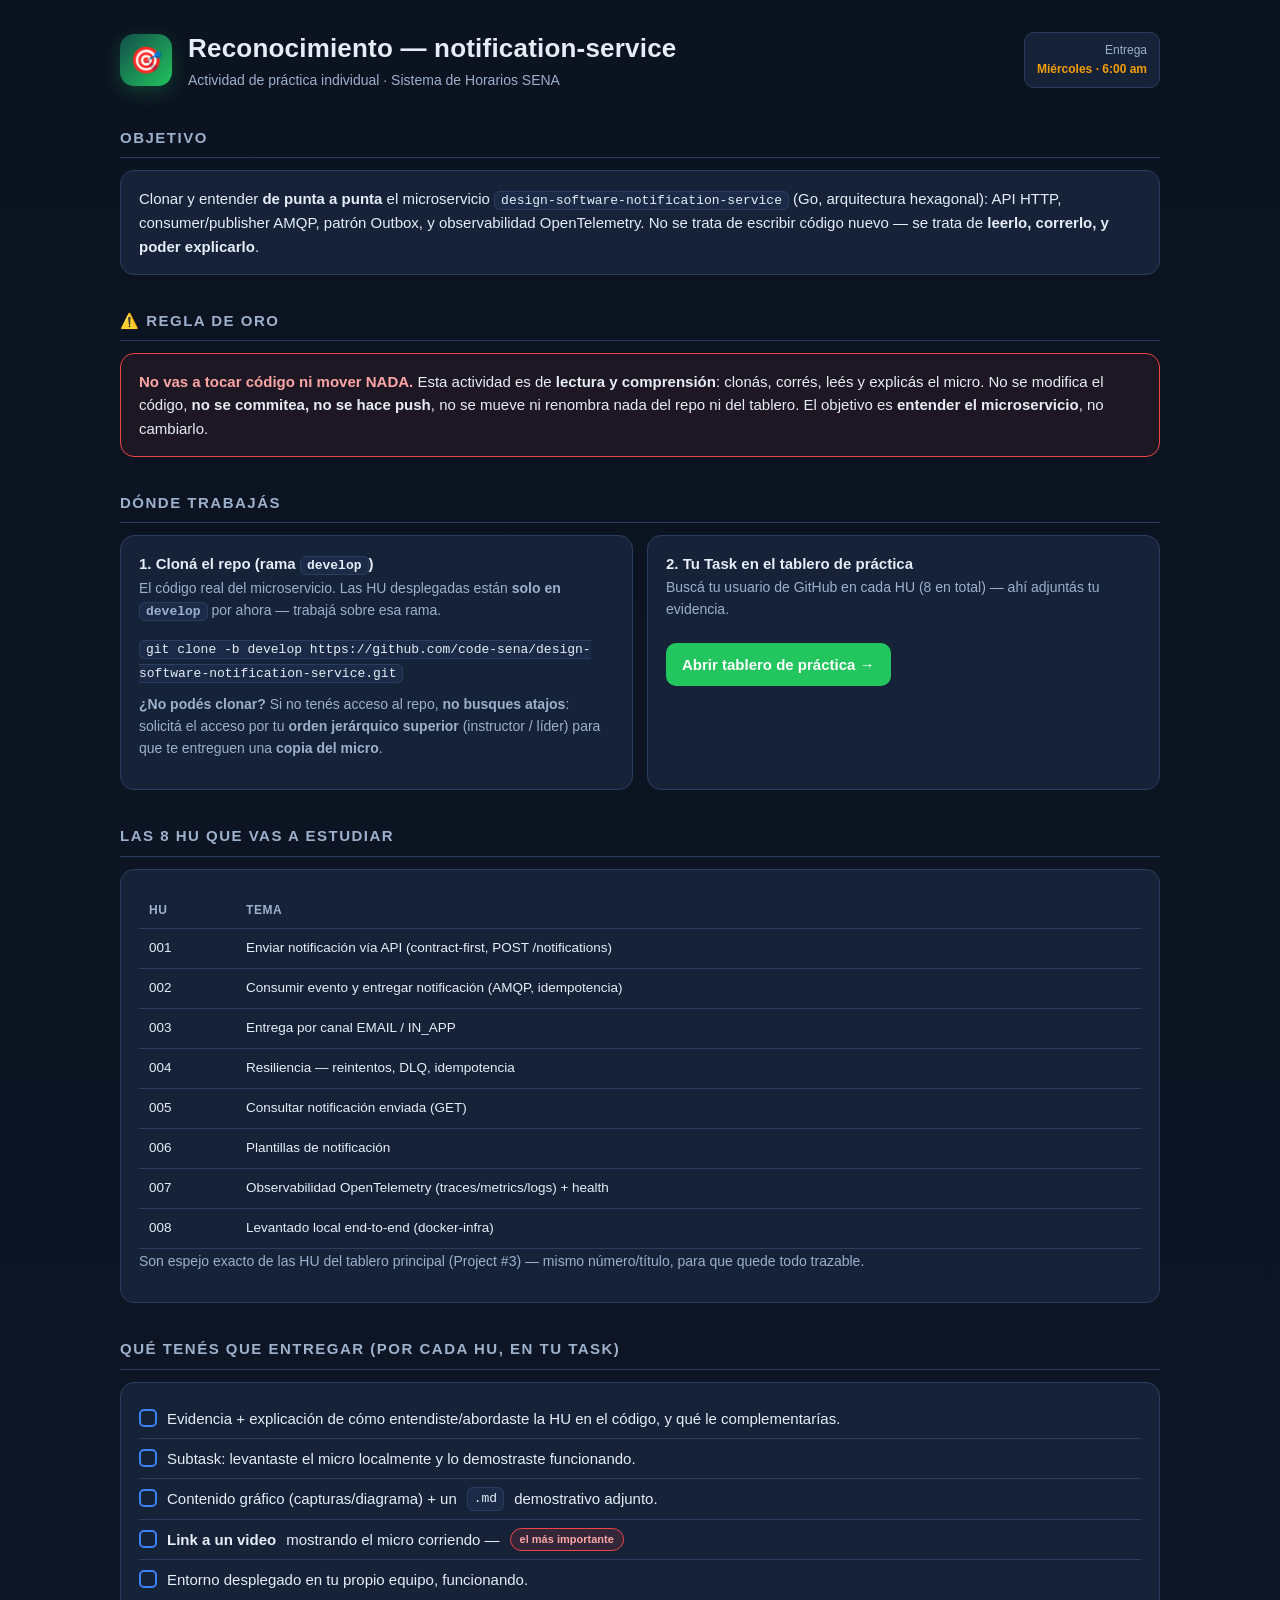
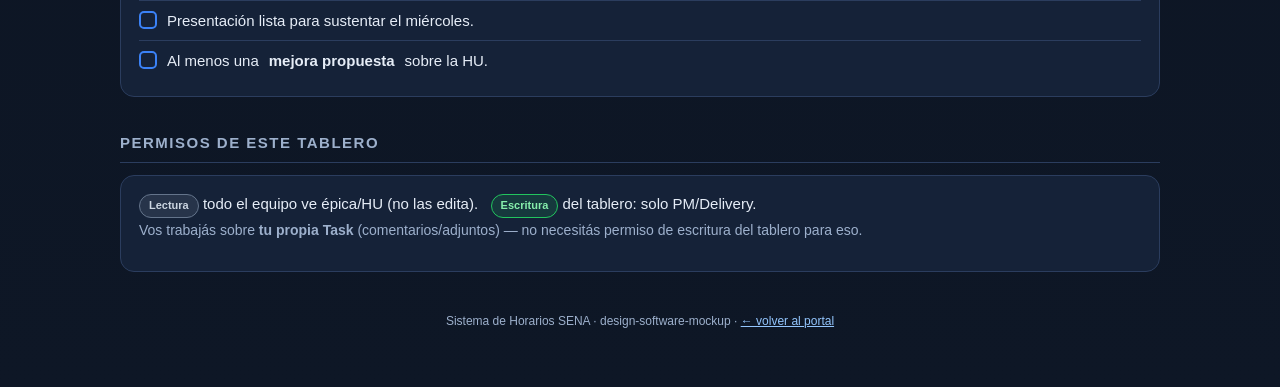
<file: test-design-software-notification-service/index.html>
<!doctype html>
<html lang="es">
<head>
<meta charset="utf-8">
<meta name="viewport" content="width=device-width, initial-scale=1">
<title>Reconocimiento notification-service · Sistema de Horarios SENA</title>
<style>
  :root{
    --bg:#0e1726; --panel:#152238; --panel2:#1b2b47; --line:#2b3d5e;
    --tx:#e6edf7; --mut:#9db0cc; --acc:#3b82f6; --grn:#22c55e; --amb:#f59e0b;
    --pur:#8b5cf6; --red:#ef4444; --tl:#14b8a6;
  }
  *{box-sizing:border-box}
  body{margin:0;background:linear-gradient(180deg,#0b1220,#0e1726);color:var(--tx);
    font:15px/1.55 -apple-system,Segoe UI,Roboto,Helvetica,Arial,sans-serif}
  .wrap{max-width:1080px;margin:0 auto;padding:28px 20px 60px}
  header.top{display:flex;gap:16px;align-items:center;flex-wrap:wrap;margin-bottom:6px}
  .shield{width:52px;height:52px;border-radius:14px;background:linear-gradient(135deg,#134e4a,#22c55e);
    display:grid;place-items:center;font-size:26px;box-shadow:0 6px 20px rgba(34,197,94,.25)}
  h1{font-size:26px;margin:0;letter-spacing:.2px}
  .sub{color:var(--mut);font-size:14px;margin-top:2px}
  .stamp{margin-left:auto;text-align:right;color:var(--mut);font-size:12px;
    background:var(--panel);border:1px solid var(--line);border-radius:10px;padding:8px 12px}
  .stamp b{color:var(--amb)}
  h2{font-size:15px;text-transform:uppercase;letter-spacing:1.5px;color:var(--mut);
    margin:34px 0 12px;border-bottom:1px solid var(--line);padding-bottom:8px}
  .grid{display:grid;gap:12px}
  .card{background:var(--panel);border:1px solid var(--line);border-radius:14px;padding:16px 18px}
  .cards2{display:grid;grid-template-columns:1fr 1fr;gap:14px}
  @media(max-width:720px){.cards2{grid-template-columns:1fr}}
  a{color:#93c5fd}
  a.btn{display:inline-block;background:var(--acc);color:#fff;text-decoration:none;font-weight:700;
    padding:10px 16px;border-radius:10px;margin-top:8px}
  a.btn.grn{background:var(--grn)}
  ul.checklist{list-style:none;margin:0;padding:0}
  ul.checklist li{padding:8px 0;border-bottom:1px solid var(--line);display:flex;gap:10px}
  ul.checklist li:last-child{border-bottom:none}
  ul.checklist li b{color:var(--tx)}
  .box{display:inline-flex;width:18px;height:18px;border:2px solid var(--acc);border-radius:5px;
    flex:0 0 auto;margin-top:2px}
  code,.hl{background:var(--panel2);border:1px solid var(--line);border-radius:6px;padding:1px 6px;font-size:13px}
  .badge{display:inline-block;font-size:11px;font-weight:700;padding:2px 9px;border-radius:999px}
  .b-read{background:rgba(148,163,184,.14);color:#cbd5e1;border:1px solid #64748b}
  .b-write{background:rgba(34,197,94,.14);color:#86efac;border:1px solid #22c55e}
  .b-important{background:rgba(239,68,68,.14);color:#fca5a5;border:1px solid #ef4444}
  table{width:100%;border-collapse:collapse;font-size:13.5px;margin-top:6px}
  th,td{text-align:left;padding:9px 10px;border-bottom:1px solid var(--line)}
  th{color:var(--mut);font-weight:600;font-size:12px;text-transform:uppercase;letter-spacing:.5px}
  footer{margin-top:40px;color:var(--mut);font-size:12px;text-align:center}
</style>
</head>
<body>
<div class="wrap">

  <header class="top">
    <div class="shield">🎯</div>
    <div>
      <h1>Reconocimiento — notification-service</h1>
      <div class="sub">Actividad de práctica individual · Sistema de Horarios SENA</div>
    </div>
    <div class="stamp">Entrega<br><b>Miércoles · 6:00 am</b></div>
  </header>

  <h2>Objetivo</h2>
  <div class="card">
    Clonar y entender <b>de punta a punta</b> el microservicio
    <code>design-software-notification-service</code> (Go, arquitectura hexagonal):
    API HTTP, consumer/publisher AMQP, patrón Outbox, y observabilidad OpenTelemetry.
    No se trata de escribir código nuevo — se trata de <b>leerlo, correrlo, y poder
    explicarlo</b>.
  </div>

  <h2>⚠️ Regla de oro</h2>
  <div class="card" style="border-color:var(--red);background:rgba(239,68,68,.08)">
    <b style="color:#fca5a5">No vas a tocar código ni mover NADA.</b> Esta actividad es de
    <b>lectura y comprensión</b>: clonás, corrés, leés y explicás el micro. No se modifica el
    código, <b>no se commitea, no se hace push</b>, no se mueve ni renombra nada del repo ni
    del tablero. El objetivo es <b>entender el microservicio</b>, no cambiarlo.
  </div>

  <h2>Dónde trabajás</h2>
  <div class="cards2">
    <div class="card">
      <b>1. Cloná el repo (rama <code>develop</code>)</b>
      <p class="sub">El código real del microservicio. Las HU desplegadas están <b>solo en <code>develop</code></b> por ahora — trabajá sobre esa rama.</p>
      <code>git clone -b develop https://github.com/code-sena/design-software-notification-service.git</code>
      <p class="sub" style="margin-top:10px"><b>¿No podés clonar?</b> Si no tenés acceso al repo, <b>no busques atajos</b>: solicitá el acceso por tu <b>orden jerárquico superior</b> (instructor / líder) para que te entreguen una <b>copia del micro</b>.</p>
    </div>
    <div class="card">
      <b>2. Tu Task en el tablero de práctica</b>
      <p class="sub">Buscá tu usuario de GitHub en cada HU (8 en total) — ahí adjuntás tu evidencia.</p>
      <a class="btn grn" href="https://github.com/orgs/code-sena/projects/7" target="_blank">Abrir tablero de práctica →</a>
    </div>
  </div>

  <h2>Las 8 HU que vas a estudiar</h2>
  <div class="card">
    <table>
      <tr><th>HU</th><th>Tema</th></tr>
      <tr><td>001</td><td>Enviar notificación vía API (contract-first, POST /notifications)</td></tr>
      <tr><td>002</td><td>Consumir evento y entregar notificación (AMQP, idempotencia)</td></tr>
      <tr><td>003</td><td>Entrega por canal EMAIL / IN_APP</td></tr>
      <tr><td>004</td><td>Resiliencia — reintentos, DLQ, idempotencia</td></tr>
      <tr><td>005</td><td>Consultar notificación enviada (GET)</td></tr>
      <tr><td>006</td><td>Plantillas de notificación</td></tr>
      <tr><td>007</td><td>Observabilidad OpenTelemetry (traces/metrics/logs) + health</td></tr>
      <tr><td>008</td><td>Levantado local end-to-end (docker-infra)</td></tr>
    </table>
    <p class="sub">Son espejo exacto de las HU del tablero principal (Project #3) — mismo número/título, para que quede todo trazable.</p>
  </div>

  <h2>Qué tenés que entregar (por cada HU, en tu Task)</h2>
  <div class="card">
    <ul class="checklist">
      <li><span class="box"></span> Evidencia + explicación de cómo entendiste/abordaste la HU en el código, y qué le complementarías.</li>
      <li><span class="box"></span> Subtask: levantaste el micro localmente y lo demostraste funcionando.</li>
      <li><span class="box"></span> Contenido gráfico (capturas/diagrama) + un <code>.md</code> demostrativo adjunto.</li>
      <li><span class="box"></span> <b>Link a un video</b> mostrando el micro corriendo — <span class="badge b-important">el más importante</span></li>
      <li><span class="box"></span> Entorno desplegado en tu propio equipo, funcionando.</li>
      <li><span class="box"></span> Presentación lista para sustentar el miércoles.</li>
      <li><span class="box"></span> Al menos una <b>mejora propuesta</b> sobre la HU.</li>
    </ul>
  </div>

  <h2>Permisos de este tablero</h2>
  <div class="card">
    <span class="badge b-read">Lectura</span> todo el equipo ve épica/HU (no las edita).
    &nbsp; <span class="badge b-write">Escritura</span> del tablero: solo PM/Delivery.
    <p class="sub">Vos trabajás sobre <b>tu propia Task</b> (comentarios/adjuntos) — no
    necesitás permiso de escritura del tablero para eso.</p>
  </div>

  <footer>
    Sistema de Horarios SENA · design-software-mockup ·
    <a href="../index.html">← volver al portal</a>
  </footer>
</div>
</body>
</html>
</file>
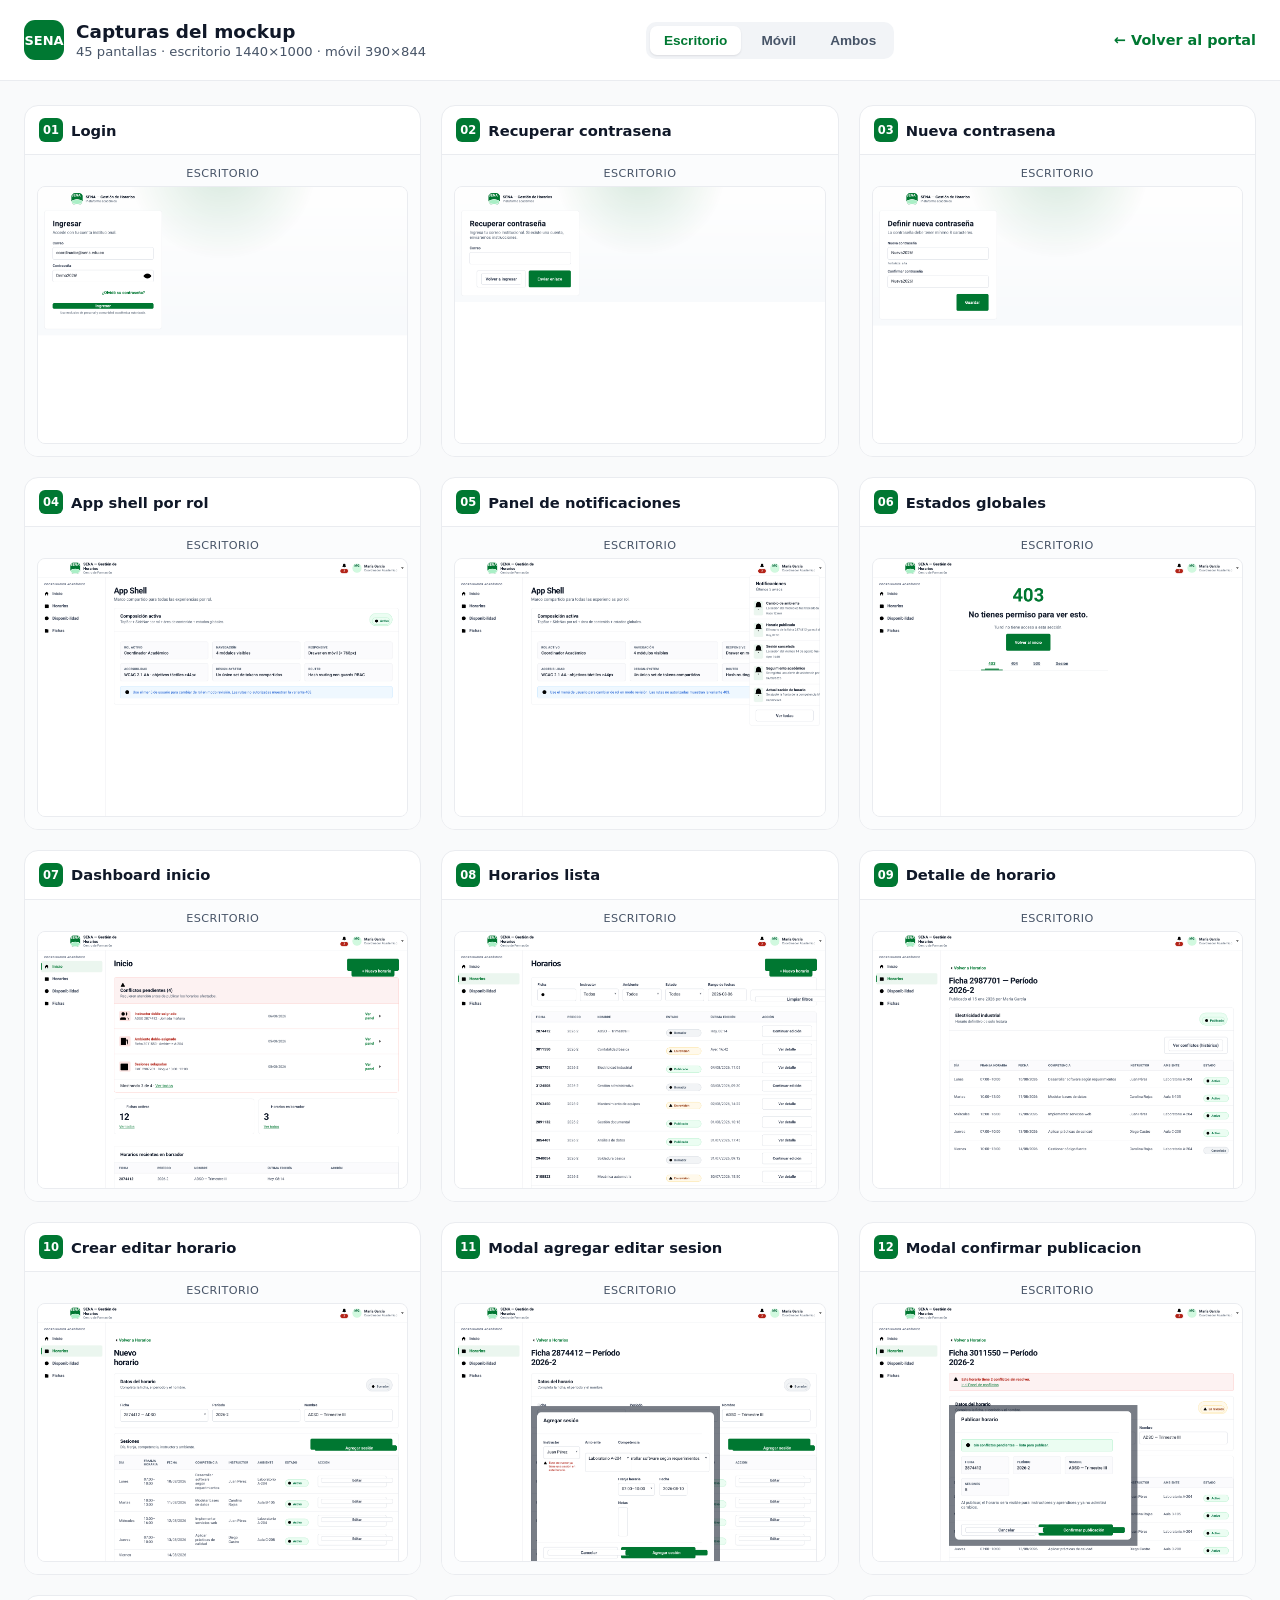
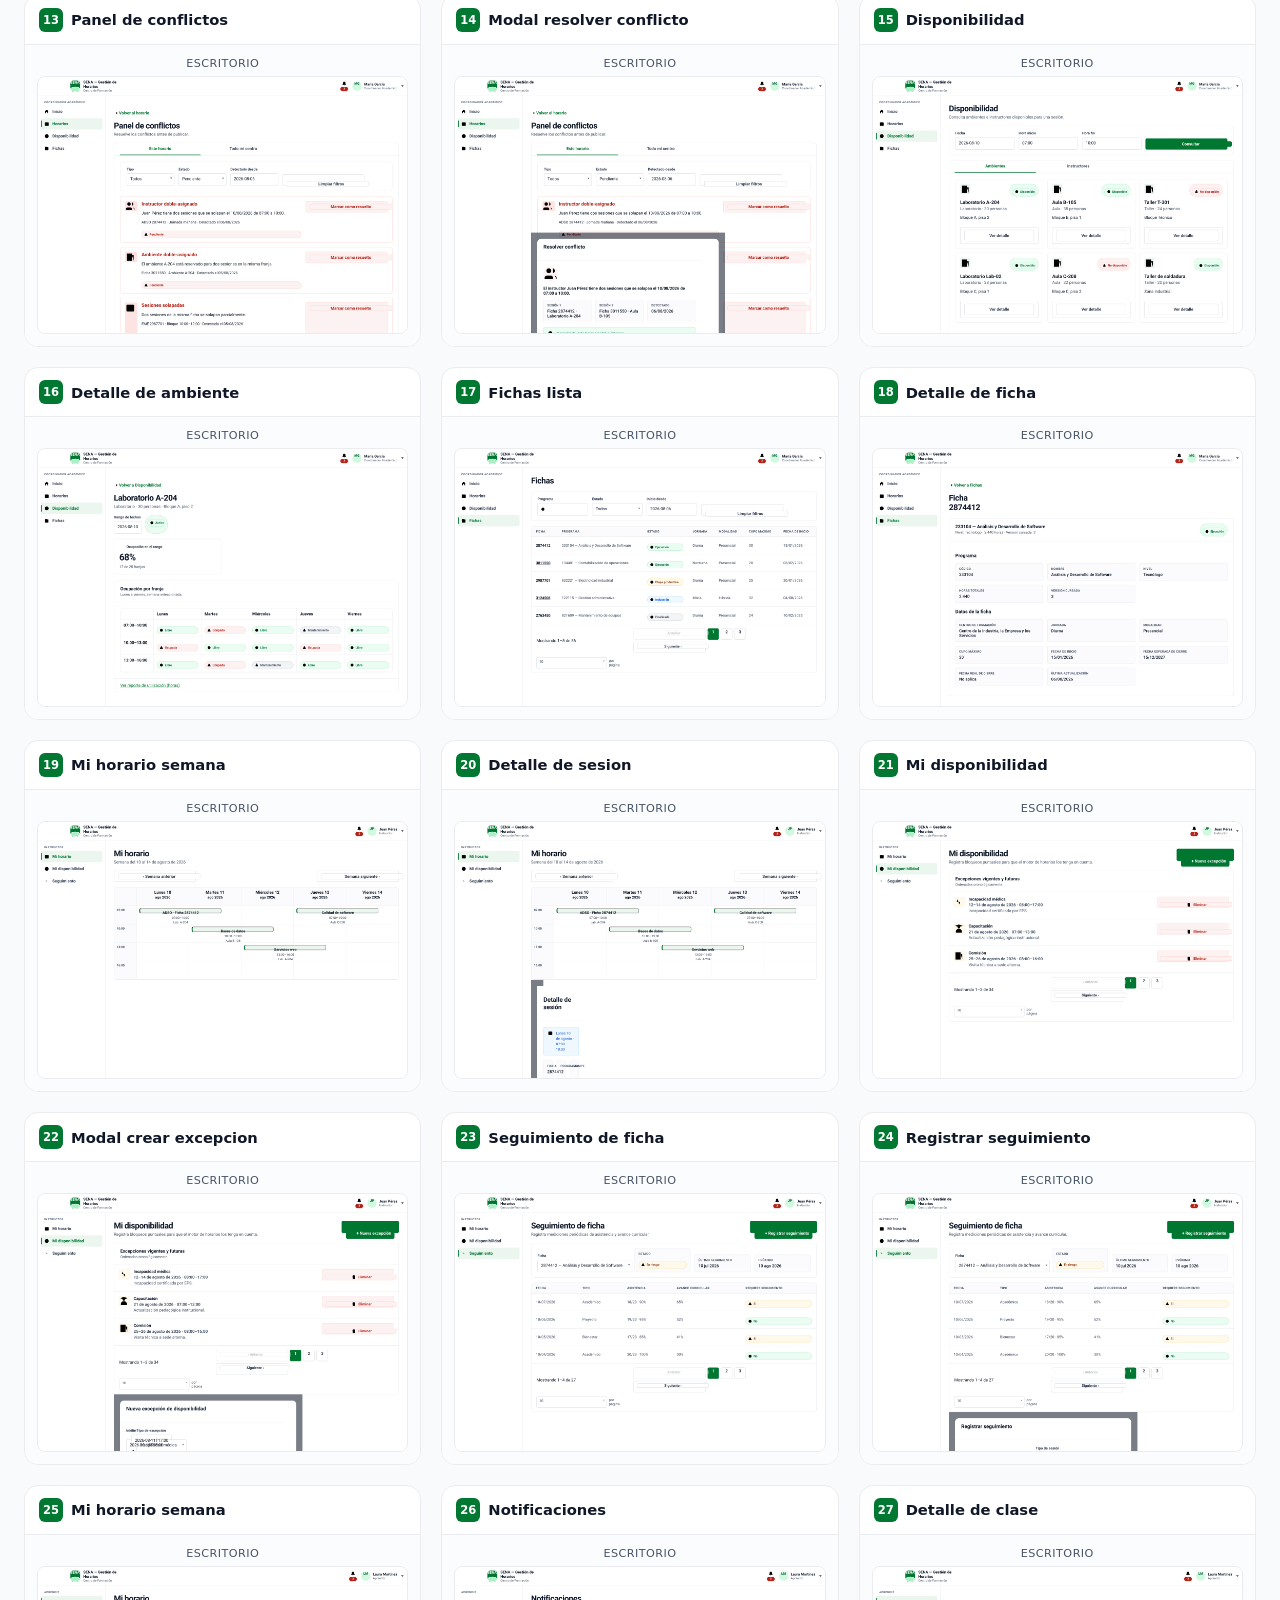
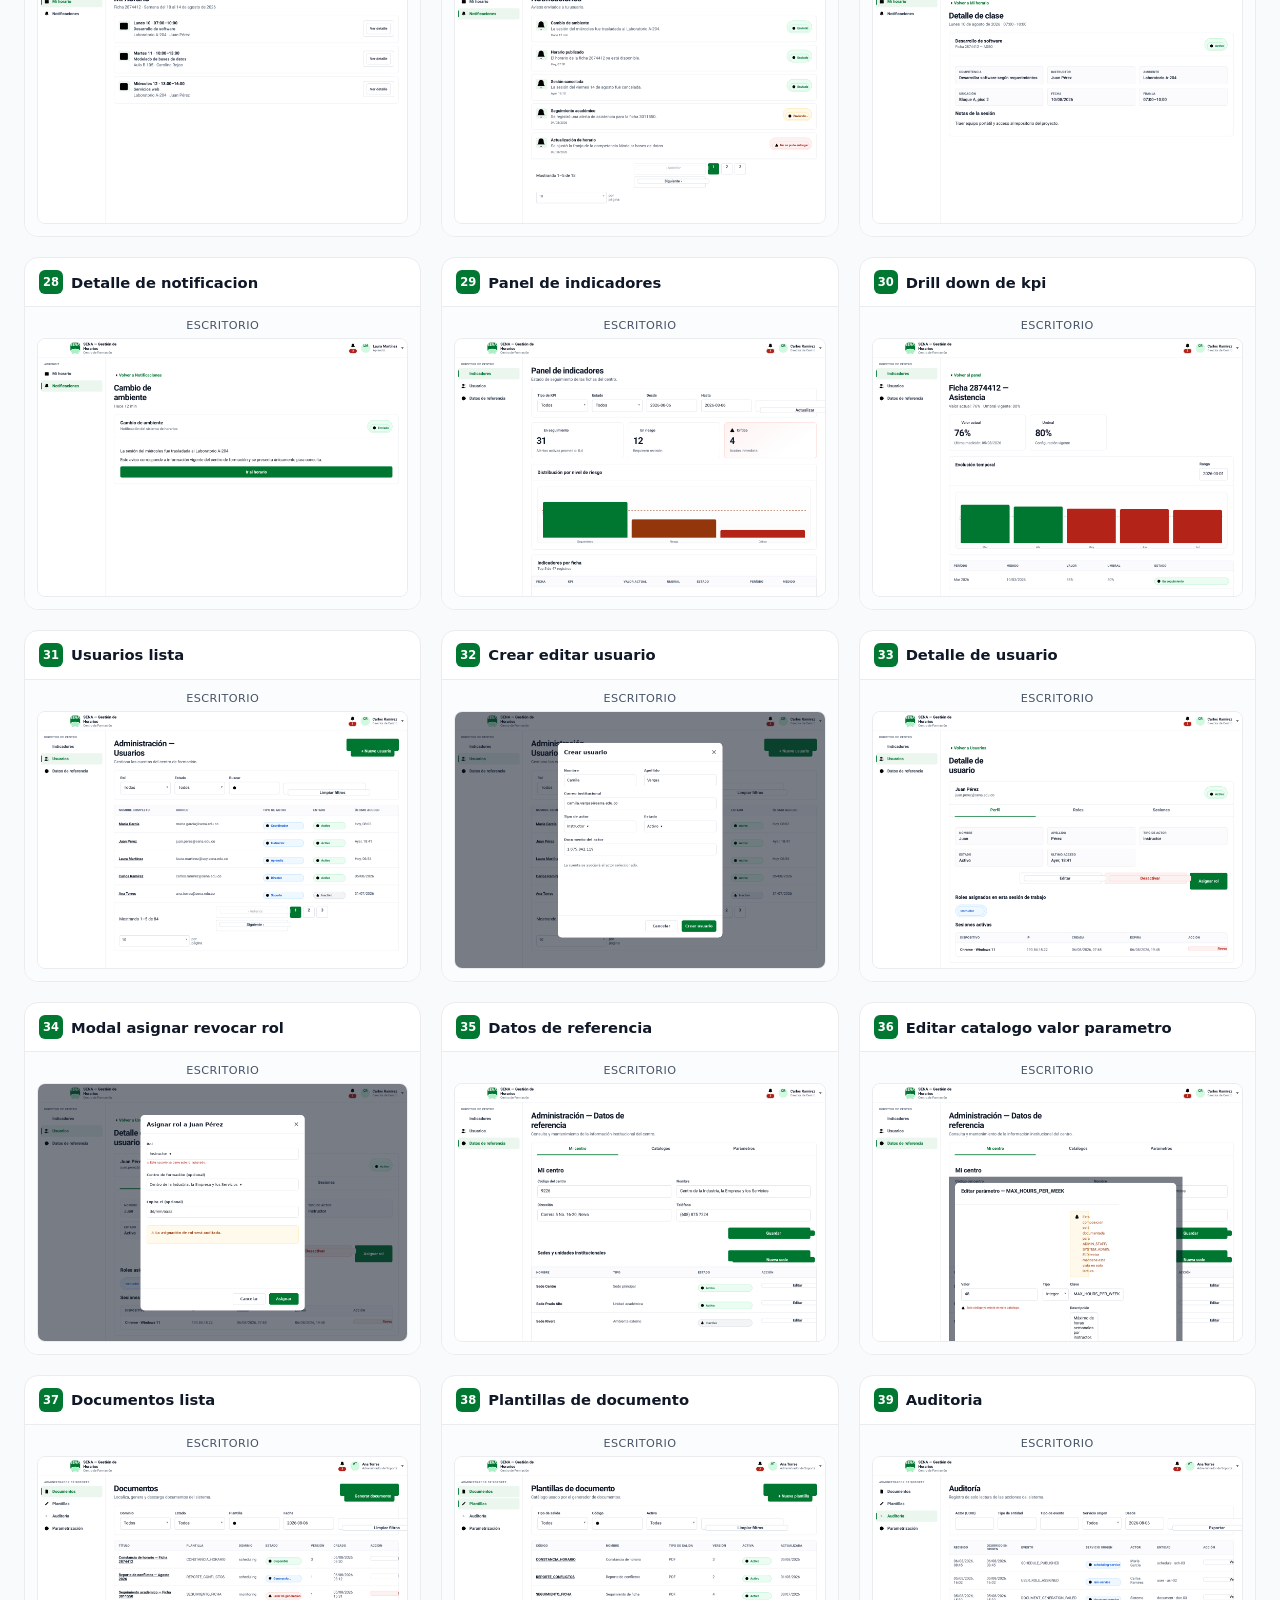
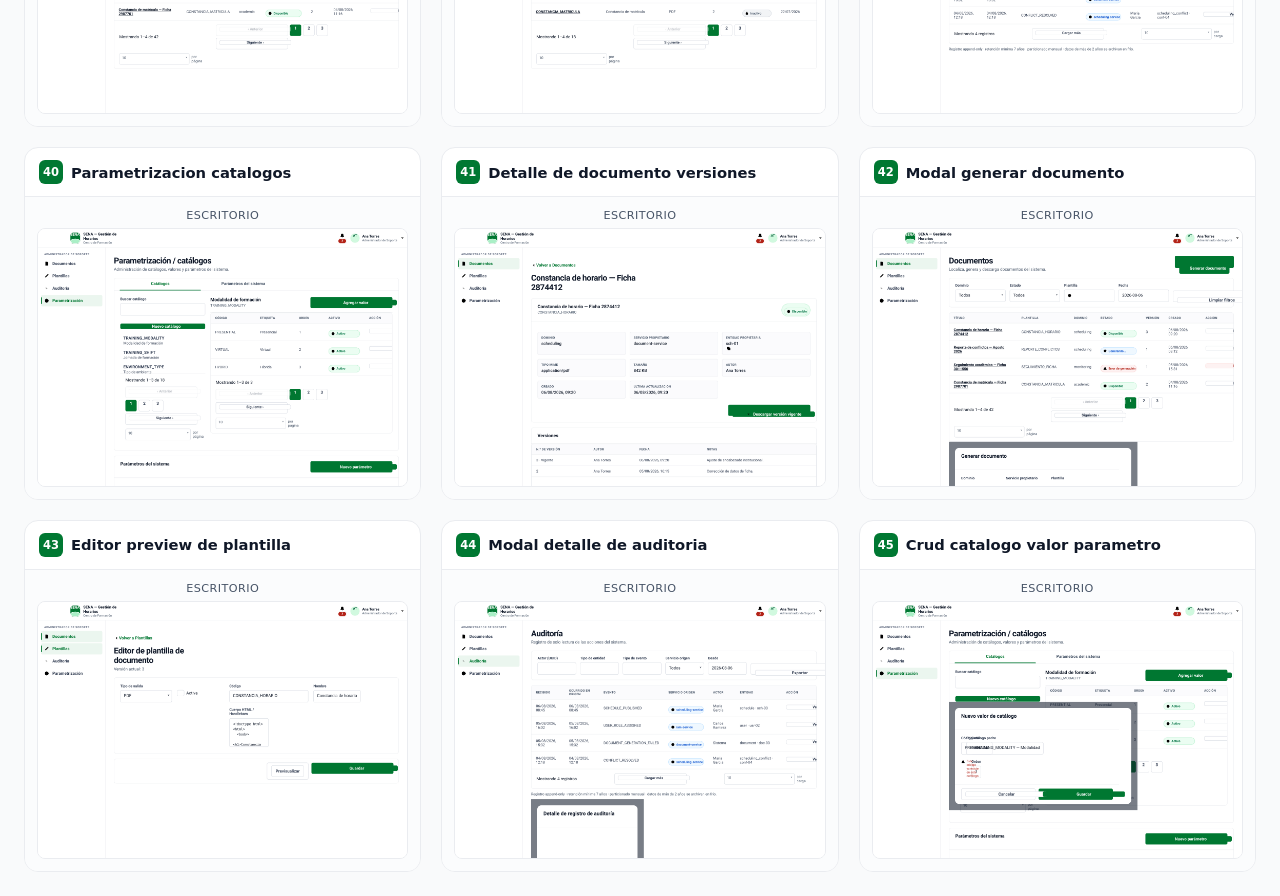
<file: app/screenshots/index.html>
<!DOCTYPE html>
<html lang="es-CO">
<head>
<meta charset="UTF-8">
<meta name="viewport" content="width=device-width, initial-scale=1.0">
<title>Capturas — Mockup SENA Gestión de Horarios</title>
<style>
  :root{--brand:#007832;--text:#101828;--muted:#475467;--bg:#f9fafb;--surface:#fff;--border:#eaecf0}
  *{box-sizing:border-box}
  body{margin:0;font-family:system-ui,-apple-system,"Segoe UI",Roboto,Helvetica,Arial,sans-serif;background:var(--bg);color:var(--text)}
  header{background:var(--surface);border-bottom:1px solid var(--border);padding:20px 24px;position:sticky;top:0;z-index:10;display:flex;flex-wrap:wrap;align-items:center;gap:16px;justify-content:space-between}
  .brand{display:flex;align-items:center;gap:12px}
  .mark{width:40px;height:40px;border-radius:11px;background:var(--brand);color:#fff;display:grid;place-items:center;font-weight:800;font-size:13px}
  h1{font-size:1.15rem;margin:0}
  header .sub{color:var(--muted);font-size:.82rem;margin-top:2px}
  a.back{color:var(--brand);text-decoration:none;font-weight:600;font-size:.9rem}
  .toggle{display:flex;gap:6px;background:#f2f4f7;padding:4px;border-radius:10px}
  .toggle button{border:0;background:transparent;padding:7px 14px;border-radius:7px;cursor:pointer;font-weight:600;font-size:.85rem;color:var(--muted)}
  .toggle button.active{background:var(--surface);color:var(--brand);box-shadow:0 1px 2px rgba(16,24,40,.1)}
  main{max-width:1300px;margin:0 auto;padding:24px}
  .grid{display:grid;grid-template-columns:repeat(auto-fill,minmax(300px,1fr));gap:20px}
  .card{background:var(--surface);border:1px solid var(--border);border-radius:14px;overflow:hidden}
  .card .cap{padding:12px 14px;display:flex;align-items:center;gap:8px;border-bottom:1px solid var(--border)}
  .num{background:var(--brand);color:#fff;font-size:.72rem;font-weight:700;width:24px;height:24px;border-radius:6px;display:grid;place-items:center;flex-shrink:0}
  .cap strong{font-size:.92rem}
  .shots{display:flex;gap:10px;padding:12px;background:#fbfcfd}
  .shots figure{margin:0;flex:1;text-align:center}
  .shots figcaption{font-size:.7rem;color:var(--muted);margin-bottom:6px;text-transform:uppercase;letter-spacing:.04em}
  .shots img{width:100%;border:1px solid var(--border);border-radius:8px;cursor:zoom-in;background:#fff;display:block}
  .shots .mob img{max-width:150px;margin:0 auto}
  body.only-desktop .mob,body.only-mobile .desk{display:none}
  /* lightbox */
  .lb{position:fixed;inset:0;background:rgba(16,24,40,.9);display:none;align-items:center;justify-content:center;z-index:50;padding:24px;cursor:zoom-out}
  .lb.open{display:flex}
  .lb img{max-width:100%;max-height:100%;border-radius:8px;box-shadow:0 10px 40px rgba(0,0,0,.5)}
</style>
</head>
<body class="only-desktop">
<header>
  <div class="brand">
    <div class="mark">SENA</div>
    <div><h1>Capturas del mockup</h1><div class="sub">45 pantallas · escritorio 1440×1000 · móvil 390×844</div></div>
  </div>
  <div class="toggle" id="tg">
    <button data-m="desktop" class="active">Escritorio</button>
    <button data-m="mobile">Móvil</button>
    <button data-m="both">Ambos</button>
  </div>
  <a class="back" href="../../index.html">← Volver al portal</a>
</header>
<main><div class="grid" id="grid"></div></main>
<div class="lb" id="lb"><img id="lbimg" alt=""></div>
<script>
  const shots=["01-login","02-recuperar-contrasena","03-nueva-contrasena","04-app-shell-por-rol","05-panel-de-notificaciones","06-estados-globales","07-dashboard-inicio","08-horarios-lista","09-detalle-de-horario","10-crear-editar-horario","11-modal-agregar-editar-sesion","12-modal-confirmar-publicacion","13-panel-de-conflictos","14-modal-resolver-conflicto","15-disponibilidad","16-detalle-de-ambiente","17-fichas-lista","18-detalle-de-ficha","19-mi-horario-semana","20-detalle-de-sesion","21-mi-disponibilidad","22-modal-crear-excepcion","23-seguimiento-de-ficha","24-registrar-seguimiento","25-mi-horario-semana","26-notificaciones","27-detalle-de-clase","28-detalle-de-notificacion","29-panel-de-indicadores","30-drill-down-de-kpi","31-usuarios-lista","32-crear-editar-usuario","33-detalle-de-usuario","34-modal-asignar-revocar-rol","35-datos-de-referencia","36-editar-catalogo-valor-parametro","37-documentos-lista","38-plantillas-de-documento","39-auditoria","40-parametrizacion-catalogos","41-detalle-de-documento-versiones","42-modal-generar-documento","43-editor-preview-de-plantilla","44-modal-detalle-de-auditoria","45-crud-catalogo-valor-parametro"];
  const pretty=s=>{const p=s.split("-");const n=p.shift();return{n,t:p.join(" ").replace(/^\w/,c=>c.toUpperCase())};};
  document.getElementById("grid").innerHTML=shots.map(s=>{const{n,t}=pretty(s);return `<article class="card"><div class="cap"><span class="num">${n}</span><strong>${t}</strong></div><div class="shots"><figure class="desk"><figcaption>Escritorio</figcaption><img loading="lazy" src="desktop/${s}.png" alt="${t} escritorio"></figure><figure class="mob"><figcaption>Móvil</figcaption><img loading="lazy" src="mobile/${s}.png" alt="${t} móvil"></figure></div></article>`;}).join("");
  const body=document.body;
  document.getElementById("tg").addEventListener("click",e=>{const b=e.target.closest("button");if(!b)return;[...e.currentTarget.children].forEach(x=>x.classList.toggle("active",x===b));body.className=b.dataset.m==="both"?"":"only-"+b.dataset.m;});
  const lb=document.getElementById("lb"),lbimg=document.getElementById("lbimg");
  document.getElementById("grid").addEventListener("click",e=>{if(e.target.tagName==="IMG"){lbimg.src=e.target.src;lb.classList.add("open");}});
  lb.addEventListener("click",()=>lb.classList.remove("open"));
  document.addEventListener("keydown",e=>{if(e.key==="Escape")lb.classList.remove("open");});
</script>
</body>
</html>
</file>
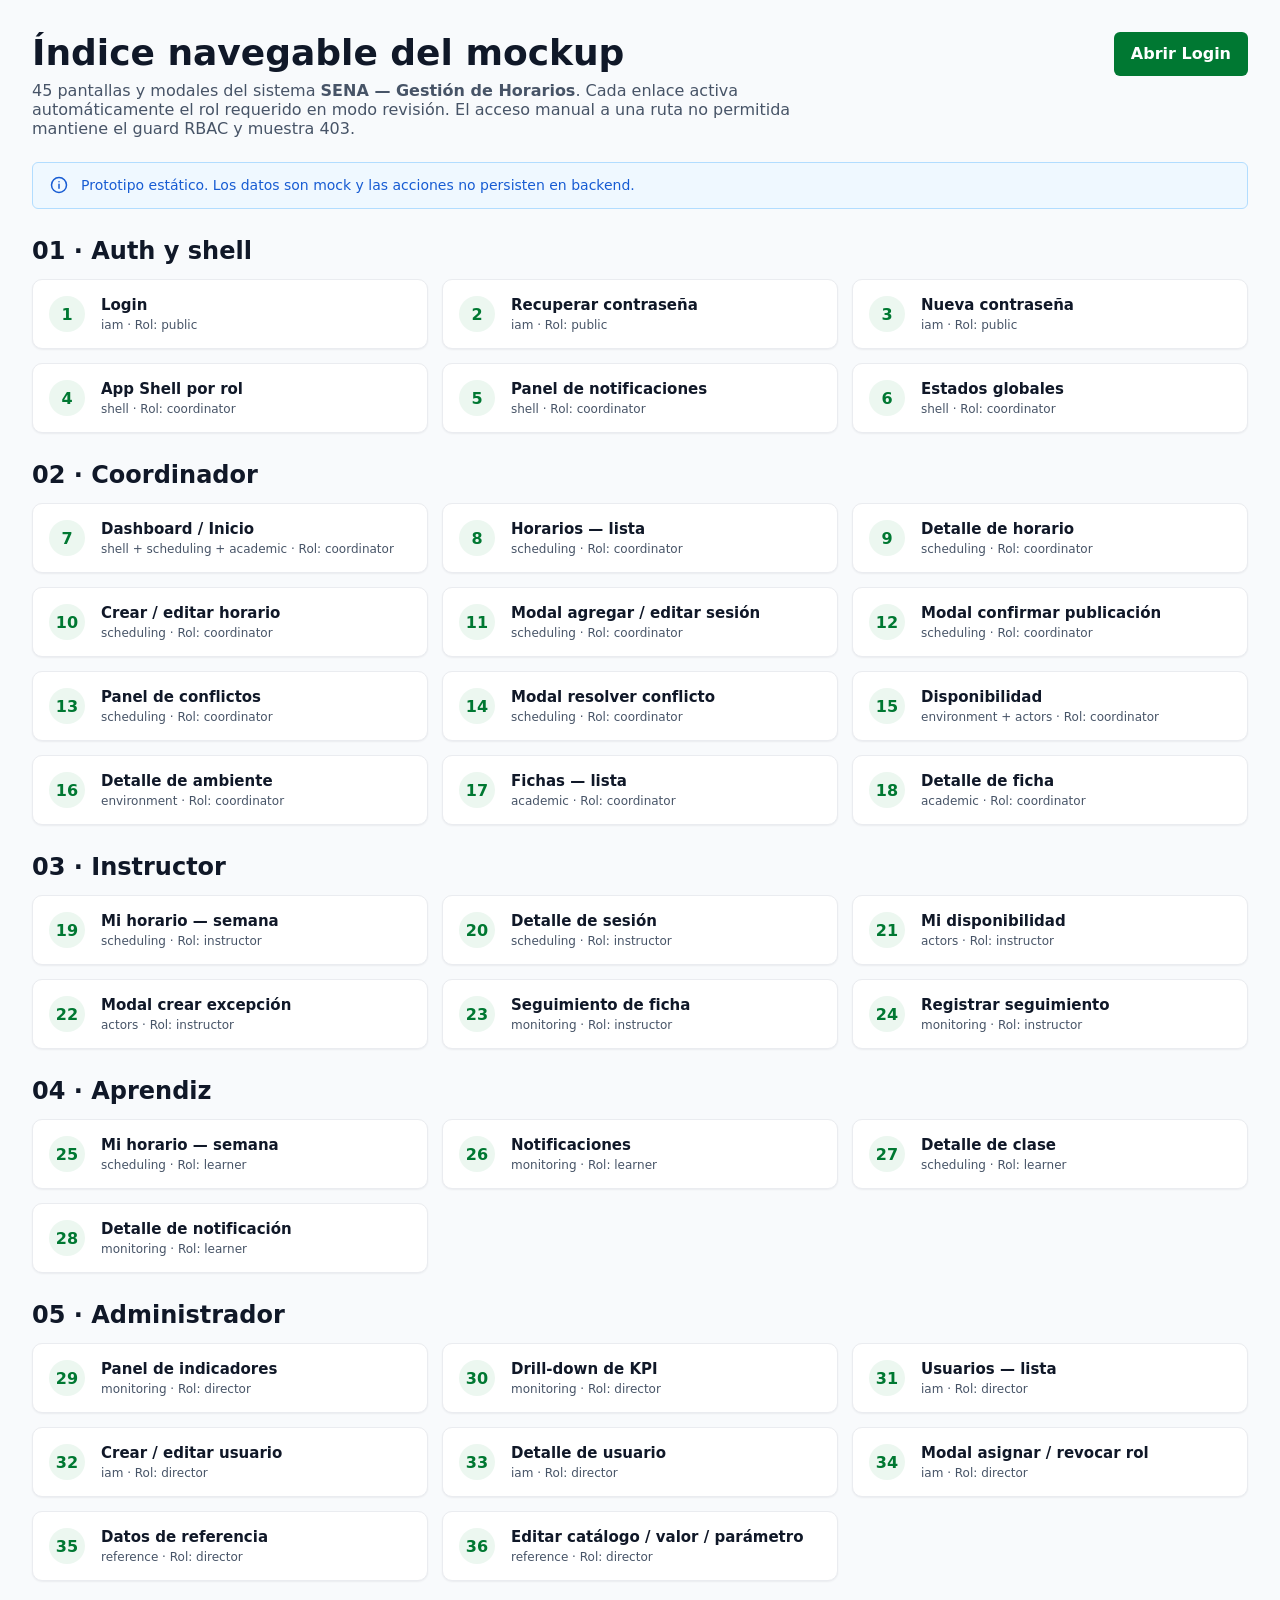
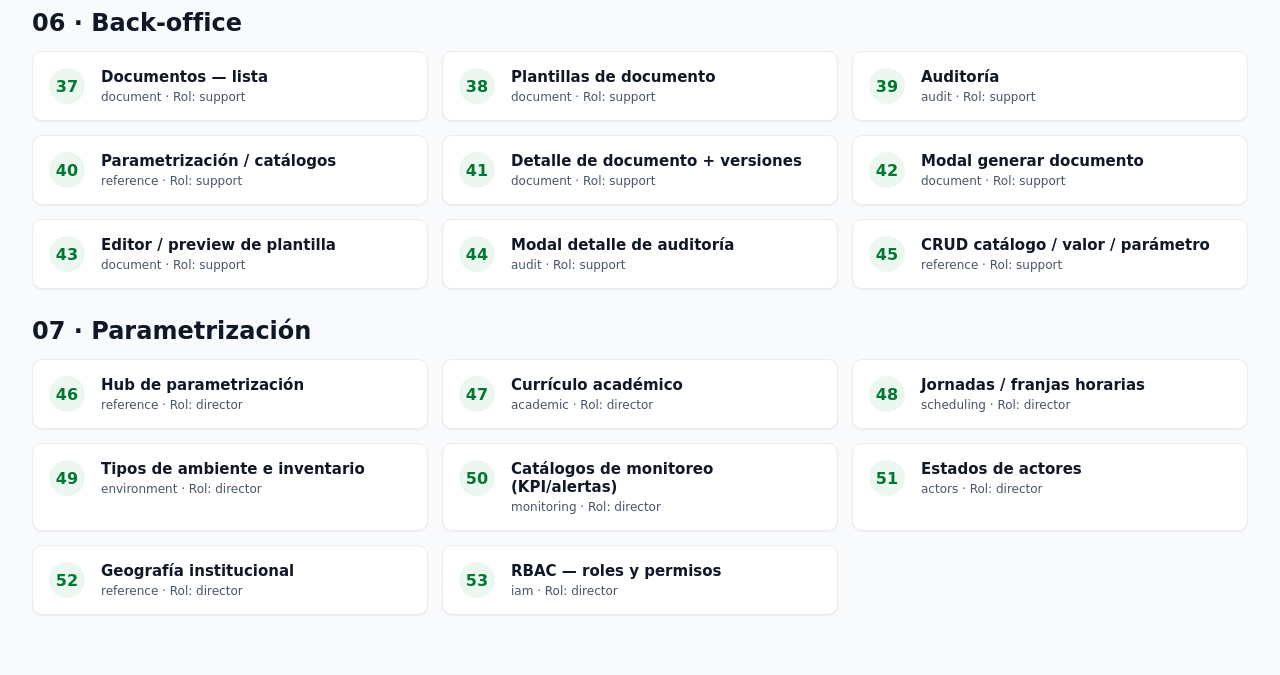
<file: app/review.html>
<!doctype html>
<html lang="es">
<head>
  <meta charset="utf-8">
  <meta name="viewport" content="width=device-width,initial-scale=1">
  <title>Índice del mockup — SENA Gestión de Horarios</title>
  <meta http-equiv="refresh" content="0;url=index.html#/inventory">
</head>
<body>
  <p><a href="index.html#/inventory">Abrir índice de las 45 pantallas</a></p>
  <script>location.replace('index.html#/inventory');</script>
</body>
</html>
</file>
<file: app/assets/tokens.css>
:root {
  --color-brand: #007832;
  --color-brand-hover: #00652b;
  --color-brand-soft: #ecf7f0;
  --color-background: #ffffff;
  --color-surface: #ffffff;
  --color-surface-muted: #f2f4f7;
  --color-text: #101828;
  --color-text-muted: #475467;
  --color-border: #eaecf0;
  --color-danger: #b42318;
  --color-conflict: #b42318;
  --color-danger-surface: #fef3f2;
  --color-warning: #93370d;
  --color-warning-surface: #fffaeb;
  --color-success: #067647;
  --color-success-surface: #ecfdf3;
  --color-info: #175cd3;
  --color-info-surface: #eff8ff;
  --font-family-base: system-ui, -apple-system, "Segoe UI", Roboto, Helvetica, Arial, sans-serif;
  --font-size-xs: 12px;
  --font-size-sm: 14px;
  --font-size-md: 16px;
  --font-size-lg: 18px;
  --font-size-xl: 20px;
  --font-size-2xl: 24px;
  --font-size-3xl: 30px;
  --font-weight-regular: 400;
  --font-weight-medium: 500;
  --font-weight-bold: 700;
  --line-height-tight: 1.25;
  --line-height-normal: 1.5;
  --line-height-relaxed: 1.7;
  --space-1: 4px;
  --space-2: 8px;
  --space-3: 12px;
  --space-4: 16px;
  --space-5: 24px;
  --space-6: 32px;
  --space-7: 40px;
  --space-8: 48px;
  --radius-sm: 6px;
  --radius-md: 10px;
  --radius-lg: 16px;
  --shadow-sm: 0 1px 2px rgba(16, 24, 40, .06);
  --shadow-md: 0 4px 8px rgba(16, 24, 40, .08);
  --z-dropdown: 1000;
  --z-overlay: 1010;
  --z-modal: 1020;
  --z-toast: 1030;
  --topbar-height: 72px;
  --sidebar-width: 264px;
  --sidebar-collapsed-width: 76px;
}
</file>
<file: app/assets/components.css>
* { box-sizing: border-box; }
html { font-family: var(--font-family-base); color: var(--color-text); background: #f8fafc; }
body { margin: 0; min-width: 320px; background: #f8fafc; color: var(--color-text); }
button, input, select, textarea { font: inherit; }
a { color: var(--color-brand); }
button, a, input, select, textarea { outline-offset: 3px; }
:focus-visible { outline: 3px solid rgba(0,120,50,.28); }
svg { width: 20px; height: 20px; flex-shrink: 0; display: block; fill: none; stroke: currentColor; stroke-width: 1.8; stroke-linecap: round; stroke-linejoin: round; }
[hidden] { display: none !important; }
.sr-only { position:absolute;width:1px;height:1px;padding:0;margin:-1px;overflow:hidden;clip:rect(0,0,0,0);white-space:nowrap;border:0; }
.skip-link { position:fixed;left:16px;top:12px;z-index:2000;transform:translateY(-140%);background:var(--color-text);color:white;padding:10px 14px;border-radius:var(--radius-sm); }
.skip-link:focus { transform:none; }

.btn { min-height:44px; min-width:44px; display:inline-flex; align-items:center; justify-content:center; gap:8px; border:1px solid transparent; border-radius:var(--radius-sm); padding:10px 16px; font-weight:var(--font-weight-bold); line-height:1.2; cursor:pointer; text-decoration:none; background:white; color:var(--color-text); }
.btn:hover { filter:brightness(.98); }
.btn-primary { background:var(--color-brand); color:#fff; }
.btn-primary:hover { background:var(--color-brand-hover); }
.btn-secondary { border-color:#d0d5dd; color:#344054; }
.btn-danger { background:var(--color-danger); color:#fff; }
.btn-danger-subtle { color:var(--color-danger); background:var(--color-danger-surface); border-color:#fecdca; }
.btn-link { border-color:transparent; background:transparent; color:var(--color-brand); padding-inline:8px; }
.btn-sm { min-height:44px; padding:8px 12px; font-size:var(--font-size-sm); }
.btn[disabled] { opacity:.55; cursor:not-allowed; }
.icon-btn { width:44px;height:44px;display:grid;place-items:center;border:0;border-radius:var(--radius-sm);background:transparent;color:#344054;cursor:pointer;position:relative; }
.icon-btn:hover { background:var(--color-surface-muted); }

.card, .panel { background:var(--color-surface); border:1px solid var(--color-border); border-radius:var(--radius-md); box-shadow:var(--shadow-sm); }
.panel { overflow:hidden; }
.panel-header { display:flex;align-items:flex-start;justify-content:space-between;gap:16px;padding:20px 24px;border-bottom:1px solid var(--color-border); }
.panel-title { margin:0;font-size:var(--font-size-lg); }
.panel-subtitle { margin:4px 0 0;color:var(--color-text-muted);font-size:var(--font-size-sm); }
.panel-body { padding:24px; }
.panel-footer { padding:16px 24px;border-top:1px solid var(--color-border); }

.page-header { display:flex;justify-content:space-between;align-items:flex-start;gap:24px;margin-bottom:24px; }
.page-header h1 { margin:0;font-size:clamp(26px,3vw,36px);letter-spacing:-.03em; }
.page-header p { margin:6px 0 0;color:var(--color-text-muted); }
.page-actions { display:flex;gap:12px;flex-wrap:wrap; }
.back-link { display:inline-flex;align-items:center;min-height:44px;font-weight:700;text-decoration:none;margin-bottom:8px; }

.alert { display:flex;align-items:flex-start;gap:12px;border:1px solid;border-radius:var(--radius-sm);padding:12px 16px;font-size:var(--font-size-sm);line-height:var(--line-height-normal); }
.alert-critical { color:var(--color-danger);background:var(--color-danger-surface);border-color:#fecdca; }
.alert-warning { color:var(--color-warning);background:var(--color-warning-surface);border-color:#fedf89; }
.alert-success { color:var(--color-success);background:var(--color-success-surface);border-color:#abefc6; }
.alert-info { color:var(--color-info);background:var(--color-info-surface);border-color:#b2ddff; }
.offline-banner { border-radius:0;border-width:0 0 1px;justify-content:center;align-items:center;min-height:44px; }

.status-badge { display:inline-flex;align-items:center;gap:6px;min-height:28px;border:1px solid;border-radius:999px;padding:4px 9px;font-size:var(--font-size-xs);font-weight:var(--font-weight-bold);white-space:nowrap; }
.status-badge svg { width:15px;height:15px; }
.status-draft, .status-neutral { color:var(--color-text-muted);background:var(--color-surface-muted);border-color:#d0d5dd; }
.status-review, .status-warning { color:var(--color-warning);background:var(--color-warning-surface);border-color:#fedf89; }
.status-published, .status-success { color:var(--color-success);background:var(--color-success-surface);border-color:#abefc6; }
.status-conflict, .status-danger { color:var(--color-danger);background:var(--color-danger-surface);border-color:#fecdca; }
.status-info { color:var(--color-info);background:var(--color-info-surface);border-color:#b2ddff; }

.form-grid { display:grid;grid-template-columns:repeat(2,minmax(0,1fr));gap:20px; }
.form-field { display:grid;gap:8px;min-width:0; }
.form-field.full { grid-column:1/-1; }
.form-field label { color:#344054;font-size:var(--font-size-sm);font-weight:var(--font-weight-bold); }
.form-field input, .form-field select, .form-field textarea { width:100%;min-height:48px;border:1px solid #d0d5dd;border-radius:var(--radius-sm);background:#fff;color:var(--color-text);padding:11px 13px; }
.form-field textarea { min-height:112px;resize:vertical; }
.form-field input:focus, .form-field select:focus, .form-field textarea:focus { border-color:var(--color-brand);box-shadow:0 0 0 4px rgba(0,120,50,.12);outline:0; }
/* Checkbox/radio: no deben heredar el sizing de input de formulario (evita cuadros gigantes) */
input[type="checkbox"], input[type="radio"], .form-field input[type="checkbox"], .form-field input[type="radio"] { width:18px;height:18px;min-height:0;min-width:0;flex-shrink:0;padding:0;margin:0;accent-color:var(--color-brand);cursor:pointer;vertical-align:middle; }
.field-help { color:var(--color-text-muted);font-size:var(--font-size-xs); }
.field-error { display:flex;gap:6px;align-items:flex-start;color:var(--color-danger);font-size:var(--font-size-xs); }
.field-error svg { width:15px;height:15px;margin-top:1px; }
.form-actions { display:flex;justify-content:flex-end;gap:12px;margin-top:24px;flex-wrap:wrap; }
.search-input { position:relative; }
.search-input svg { position:absolute;left:12px;top:14px;color:#667085; }
.search-input input { padding-left:40px; }
.filters { display:grid;grid-template-columns:repeat(5,minmax(150px,1fr)) auto;gap:16px;align-items:end;padding:20px 24px;margin-bottom:20px; }

.data-table-wrap { overflow-x:auto; }
.data-table { width:100%;border-collapse:collapse;min-width:760px; }
.data-table th, .data-table td { padding:13px 18px;border-bottom:1px solid var(--color-border);text-align:left;vertical-align:middle; }
.data-table th { background:#fcfcfd;color:var(--color-text-muted);font-size:var(--font-size-xs);text-transform:uppercase;letter-spacing:.03em; }
.data-table td { color:#344054;font-size:var(--font-size-sm); }
.data-table tbody tr:hover { background:#fcfcfd; }
.data-table tbody tr:last-child td { border-bottom:0; }
.data-table td strong { color:var(--color-text); }
.table-actions { display:flex;gap:8px;justify-content:flex-end; }
.table-footer { display:flex;align-items:center;justify-content:space-between;gap:16px;padding:16px 20px;border-top:1px solid var(--color-border);flex-wrap:wrap; }
.pagination { display:flex;align-items:center;gap:8px;flex-wrap:wrap; }
.page-btn { width:44px;height:44px;border:1px solid #d0d5dd;border-radius:var(--radius-sm);background:#fff;color:#344054;font-weight:700;cursor:pointer; }
.page-btn.active { background:var(--color-brand);color:#fff;border-color:var(--color-brand); }
.page-size { display:flex;align-items:center;gap:8px;color:var(--color-text-muted);font-size:var(--font-size-sm); }
.page-size select { min-height:44px;border:1px solid #d0d5dd;border-radius:var(--radius-sm);padding:8px 32px 8px 10px;background:#fff; }

.kpi-grid { display:grid;grid-template-columns:repeat(3,minmax(0,1fr));gap:16px;margin-bottom:24px; }
.kpi-card { padding:20px;display:grid;gap:12px;min-height:140px; }
.kpi-label { display:flex;align-items:center;gap:8px;color:#344054;font-size:var(--font-size-sm);font-weight:700; }
.kpi-value { font-size:36px;font-weight:700;line-height:1;margin:0;letter-spacing:-.04em; }
.kpi-footer { display:flex;justify-content:space-between;align-items:center;gap:12px;color:var(--color-text-muted);font-size:var(--font-size-sm); }
.kpi-critical { border-color:#fecdca;background:linear-gradient(145deg,var(--color-danger-surface),#fff 70%); }

.tabs { display:flex;gap:4px;border-bottom:1px solid var(--color-border);padding:0 20px;overflow-x:auto; }
.tab { min-height:48px;padding:12px 14px;border:0;background:transparent;color:var(--color-text-muted);font-weight:700;white-space:nowrap;cursor:pointer;border-bottom:3px solid transparent; }
.tab.active { color:var(--color-brand);border-bottom-color:var(--color-brand); }

.detail-grid { display:grid;grid-template-columns:repeat(3,minmax(0,1fr));gap:16px; }
.detail-item { background:#fcfcfd;border:1px solid var(--color-border);border-radius:var(--radius-sm);padding:14px; }
.detail-item dt { color:var(--color-text-muted);font-size:var(--font-size-xs);font-weight:700;text-transform:uppercase;letter-spacing:.03em; }
.detail-item dd { margin:6px 0 0;color:var(--color-text);font-weight:500; }

.empty-state, .error-state, .loading-state { display:grid;place-items:center;text-align:center;min-height:320px;padding:40px 24px; }
.state-icon { width:56px;height:56px;display:grid;place-items:center;border-radius:50%;background:var(--color-surface-muted);color:var(--color-text-muted);margin-bottom:16px; }
.state-icon svg { width:28px;height:28px; }
.empty-state h2, .error-state h2 { margin:0 0 8px;font-size:var(--font-size-xl); }
.empty-state p, .error-state p { max-width:540px;margin:0 0 20px;color:var(--color-text-muted); }
.skeleton { position:relative;overflow:hidden;background:#e4e7ec;border-radius:4px; }
.skeleton::after { content:"";position:absolute;inset:0;transform:translateX(-100%);background:linear-gradient(90deg,transparent,rgba(255,255,255,.72),transparent);animation:shimmer 1.3s infinite; }
@keyframes shimmer { to { transform:translateX(100%); } }
.skeleton-row { height:54px;margin-bottom:1px; }

.modal-backdrop { position:fixed;inset:0;background:rgba(16,24,40,.56);z-index:var(--z-overlay);display:grid;place-items:center;padding:24px; }
.modal { width:min(640px,100%);max-height:calc(100vh - 48px);overflow:auto;background:#fff;border-radius:var(--radius-lg);box-shadow:0 18px 44px rgba(16,24,40,.24);z-index:var(--z-modal); }
.modal-lg { width:min(920px,100%); }
.modal-header { display:flex;justify-content:space-between;align-items:flex-start;gap:16px;padding:20px 24px;border-bottom:1px solid var(--color-border); }
.modal-header h2 { margin:0;font-size:var(--font-size-xl); }
.modal-body { padding:24px; }
.modal-footer { display:flex;justify-content:flex-end;gap:12px;padding:16px 24px;border-top:1px solid var(--color-border); }

.drawer { position:fixed;right:0;top:0;bottom:0;width:min(440px,100%);background:#fff;z-index:var(--z-modal);box-shadow:-8px 0 24px rgba(16,24,40,.16);overflow:auto; }
.drawer-header { position:sticky;top:0;background:#fff;display:flex;justify-content:space-between;align-items:center;padding:20px 24px;border-bottom:1px solid var(--color-border);z-index:1; }
.drawer-body { padding:24px; }

.toast { position:fixed;right:24px;bottom:24px;z-index:var(--z-toast);display:flex;align-items:center;gap:10px;background:#101828;color:#fff;padding:12px 16px;border-radius:var(--radius-sm);box-shadow:var(--shadow-md); }

.week-calendar { display:grid;grid-template-columns:88px repeat(5,minmax(150px,1fr));min-width:880px;border:1px solid var(--color-border);border-radius:var(--radius-md);overflow:hidden;background:#fff; }
.week-calendar > div { min-height:72px;padding:10px;border-right:1px solid var(--color-border);border-bottom:1px solid var(--color-border); }
.week-calendar > div:nth-child(6n) { border-right:0; }
.calendar-head { background:#fcfcfd;font-weight:700;text-align:center; }
.calendar-time { color:var(--color-text-muted);font-size:var(--font-size-xs);font-weight:700;background:#fcfcfd; }
.session-card { display:grid;gap:4px;border-left:4px solid var(--color-brand);background:var(--color-brand-soft);border-radius:var(--radius-sm);padding:8px;color:#344054;cursor:pointer; }
.session-card strong { color:var(--color-text);font-size:var(--font-size-sm); }
.session-card span { font-size:var(--font-size-xs); }

.chart { height:220px;display:flex;align-items:flex-end;gap:16px;padding:28px 20px 20px;border:1px solid var(--color-border);border-radius:var(--radius-md);background:linear-gradient(#fff,#fcfcfd);position:relative; }
.chart::before { content:"Umbral";position:absolute;left:16px;right:16px;top:42%;border-top:2px dashed var(--color-warning);color:var(--color-warning);font-size:11px;padding-top:3px; }
.chart-bar { flex:1;min-width:18px;background:var(--color-brand);border-radius:6px 6px 0 0;position:relative; }
.chart-bar span { position:absolute;left:50%;bottom:-22px;transform:translateX(-50%);font-size:11px;color:var(--color-text-muted); }

.code-view { margin:0;background:#101828;color:#e4e7ec;border-radius:var(--radius-sm);padding:16px;overflow:auto;font:12px/1.6 ui-monospace,SFMono-Regular,Consolas,monospace; }
.editor-grid { display:grid;grid-template-columns:1fr 1fr;gap:20px; }
.editor-area { min-height:420px;font:13px/1.55 ui-monospace,SFMono-Regular,Consolas,monospace !important; }
.preview-frame { min-height:420px;border:1px solid var(--color-border);border-radius:var(--radius-sm);padding:24px;background:white; }

@media (max-width:1024px) {
  .filters { grid-template-columns:repeat(3,minmax(0,1fr)); }
  .kpi-grid { grid-template-columns:repeat(2,minmax(0,1fr)); }
  .detail-grid { grid-template-columns:repeat(2,minmax(0,1fr)); }
  .editor-grid { grid-template-columns:1fr; }
}
@media (max-width:767px) {
  .page-header { flex-direction:column; }
  .page-actions, .page-actions .btn { width:100%; }
  .filters { grid-template-columns:1fr;padding:16px; }
  .form-grid { grid-template-columns:1fr; }
  .kpi-grid, .detail-grid { grid-template-columns:1fr; }
  .panel-header { padding:16px; }
  .panel-body { padding:16px; }
  .data-table-wrap { overflow:visible; }
  .data-table { min-width:0;display:block; }
  .data-table thead { position:absolute;width:1px;height:1px;overflow:hidden;clip:rect(0 0 0 0); }
  .data-table tbody, .data-table tr, .data-table td { display:block;width:100%; }
  .data-table tr { padding:12px 0;border-bottom:1px solid var(--color-border); }
  .data-table td { display:grid;grid-template-columns:110px minmax(0,1fr);gap:12px;padding:7px 16px;border:0; }
  .data-table td::before { content:attr(data-label);font-size:11px;color:var(--color-text-muted);font-weight:700;text-transform:uppercase; }
  .data-table td[data-label="Acción"] { display:block;padding-top:12px; }
  .data-table td[data-label="Acción"]::before { display:none; }
  .data-table td[data-label="Acción"] .btn { width:100%; }
  .table-footer { flex-direction:column;align-items:stretch; }
  .pagination { justify-content:center; }
  .page-size { justify-content:space-between; }
  .modal-backdrop { padding:0;align-items:end; }
  .modal { width:100%;max-height:92vh;border-radius:16px 16px 0 0; }
  .modal-footer { flex-direction:column-reverse; }
  .modal-footer .btn { width:100%; }
  .week-calendar { display:block;min-width:0;border:0;background:transparent; }
  .week-calendar .calendar-head, .week-calendar .calendar-time, .week-calendar .calendar-empty { display:none; }
  .week-calendar .calendar-cell { border:0;padding:0;margin-bottom:12px;min-height:0; }
  .session-card { min-height:88px;padding:14px; }
}
@media (prefers-reduced-motion:reduce) { *,*::before,*::after { animation-duration:.01ms!important;animation-iteration-count:1!important;transition-duration:.01ms!important; } }
</file>
<file: app/assets/app.css>
.app-shell { min-height:100vh; }
.topbar { position:fixed;left:0;right:0;top:0;height:var(--topbar-height);z-index:50;background:rgba(255,255,255,.98);border-bottom:1px solid var(--color-border);display:flex;align-items:center;justify-content:space-between;gap:16px;padding:0 20px; }
.topbar-start,.topbar-end { display:flex;align-items:center;gap:12px;min-width:0; }
.brand { display:flex;align-items:center;gap:12px;text-decoration:none;color:var(--color-text);min-height:44px; }
.brand-mark { width:44px;height:44px;border-radius:13px;background:var(--color-brand);color:#fff;display:grid;place-items:center;font-size:14px;font-weight:700;position:relative;box-shadow:var(--shadow-sm); }
.brand-mark::after { content:"";position:absolute;width:8px;height:8px;right:-2px;bottom:-2px;border:2px solid white;border-radius:50%;background:#abefc6; }
.brand-copy { display:grid;min-width:0; }
.brand-copy strong { font-size:15px; }
.brand-copy span { color:var(--color-text-muted);font-size:12px; }
.notification-badge { position:absolute;right:1px;top:1px;min-width:20px;height:20px;display:grid;place-items:center;padding:0 5px;border-radius:999px;background:var(--color-danger);color:#fff;font-size:11px;font-weight:700;border:2px solid white; }
.user-menu-wrap { position:relative; }
.user-trigger { min-height:44px;display:flex;align-items:center;gap:10px;border:0;background:transparent;border-radius:var(--radius-sm);padding:4px 8px;cursor:pointer; }
.user-trigger:hover { background:var(--color-surface-muted); }
.user-avatar { width:36px;height:36px;border-radius:50%;display:grid;place-items:center;background:#d1fadf;color:#05603a;font-weight:700;font-size:13px; }
.user-copy { display:grid;text-align:left; }
.user-copy strong { font-size:14px; }
.user-copy span { color:var(--color-text-muted);font-size:12px; }
.dropdown { position:absolute;right:0;top:calc(100% + 8px);width:280px;padding:8px;background:#fff;border:1px solid var(--color-border);border-radius:var(--radius-md);box-shadow:var(--shadow-md);z-index:var(--z-dropdown); }
.dropdown-item { width:100%;min-height:44px;display:flex;align-items:center;gap:10px;border:0;background:transparent;border-radius:var(--radius-sm);padding:10px 12px;cursor:pointer;text-align:left;color:#344054; }
.dropdown-item:hover { background:var(--color-surface-muted); }
.dropdown-separator { height:1px;background:var(--color-border);margin:6px 0; }
.role-switch { display:grid;gap:4px;padding:6px; }
.role-switch small { color:var(--color-text-muted);padding:4px 6px; }
.sidebar { position:fixed;top:var(--topbar-height);left:0;bottom:0;width:var(--sidebar-width);z-index:40;background:#fff;border-right:1px solid var(--color-border);padding:20px 12px;overflow:auto;transition:width .18s ease, transform .18s ease; }
.sidebar-label { margin:0 12px 8px;color:#667085;font-size:11px;font-weight:700;letter-spacing:.08em;text-transform:uppercase;white-space:nowrap; }
.nav { display:grid;gap:4px; }
.nav-link { position:relative;min-height:44px;display:flex;align-items:center;gap:12px;padding:10px 12px;border-radius:var(--radius-sm);color:#344054;text-decoration:none;font-weight:700;white-space:nowrap; }
.nav-link:hover { background:var(--color-surface-muted); }
.nav-link.active { color:var(--color-brand);background:var(--color-brand-soft); }
.nav-link.active::before { content:"";position:absolute;left:0;top:9px;bottom:9px;width:3px;border-radius:99px;background:var(--color-brand); }
.main-area { min-height:100vh;margin-left:var(--sidebar-width);padding-top:var(--topbar-height);transition:margin-left .18s ease; }
.content { width:100%;max-width:1500px;margin:0 auto;padding:32px; }
body.nav-collapsed .sidebar { width:var(--sidebar-collapsed-width); }
body.nav-collapsed .main-area { margin-left:var(--sidebar-collapsed-width); }
body.nav-collapsed .nav-link span, body.nav-collapsed .sidebar-label { display:none; }
body.nav-collapsed .nav-link { justify-content:center; }
.sidebar-backdrop { display:none; }
.notification-panel { position:fixed;right:20px;top:64px;width:min(420px,calc(100vw - 32px));max-height:calc(100vh - 84px);overflow:auto;background:#fff;border:1px solid var(--color-border);border-radius:var(--radius-md);box-shadow:var(--shadow-md);z-index:var(--z-dropdown); }
.notification-item { display:grid;grid-template-columns:36px 1fr auto;gap:12px;padding:14px 16px;border-bottom:1px solid var(--color-border); }
.notification-item:last-child { border-bottom:0; }
.notification-item h3 { margin:0;font-size:14px; }
.notification-item p { margin:3px 0;color:var(--color-text-muted);font-size:12px;white-space:nowrap;overflow:hidden;text-overflow:ellipsis;max-width:240px; }
.notification-item time { color:var(--color-text-muted);font-size:11px; }

.auth-page { min-height:100vh;display:grid;place-items:center;padding:24px;background:radial-gradient(circle at 50% -15%,rgba(0,120,50,.16),transparent 38%),linear-gradient(#fff,#f8fafc); }
.auth-shell { width:min(460px,100%); }
.auth-brand { justify-content:center;margin-bottom:24px; }
.auth-card { padding:32px; }
.auth-card h1 { margin:0 0 8px;font-size:30px; }
.auth-card > p { margin:0 0 24px;color:var(--color-text-muted); }
.password-wrap { position:relative; }
.password-wrap input { padding-right:52px; }
.password-wrap .icon-btn { position:absolute;right:2px;top:2px; }
.auth-note { margin:20px 0 0;text-align:center;color:var(--color-text-muted);font-size:12px; }

.dashboard-layout { display:grid;grid-template-columns:1fr;gap:24px; }
.conflict-panel { border-color:#fecdca; }
.conflict-panel .panel-header { background:var(--color-danger-surface);border-bottom-color:#fecdca; }
.conflict-row { display:grid;grid-template-columns:44px minmax(0,1.5fr) minmax(180px,1fr) 120px auto;align-items:center;gap:16px;padding:14px 20px;border-bottom:1px solid #fee4e2; }
.conflict-row:last-child { border-bottom:0; }
.conflict-icon { width:40px;height:40px;display:grid;place-items:center;border-radius:var(--radius-sm);background:#fee4e2;color:var(--color-danger); }
.conflict-row h3 { margin:0;color:var(--color-danger);font-size:14px; }
.conflict-row p { margin:3px 0 0;color:#344054;font-size:13px; }
.conflict-row time { color:var(--color-text-muted);font-size:13px; }

.schedule-editor-header { display:grid;grid-template-columns:repeat(3,minmax(0,1fr));gap:16px;align-items:end; }
.sticky-actions { position:sticky;bottom:0;z-index:10;display:flex;justify-content:flex-end;gap:12px;padding:14px 20px;margin-top:20px;background:rgba(255,255,255,.96);border:1px solid var(--color-border);border-radius:var(--radius-md);box-shadow:0 -4px 12px rgba(16,24,40,.06); }
.conflict-cards { display:grid;gap:16px; }
.conflict-card { display:grid;grid-template-columns:48px minmax(0,1fr) auto;gap:16px;align-items:start;padding:18px;border:1px solid #fecdca;border-radius:var(--radius-md);background:#fff; }
.conflict-card.resolved { border-color:var(--color-border);opacity:.72; }
.availability-grid { display:grid;grid-template-columns:repeat(3,minmax(0,1fr));gap:16px; }
.availability-card { padding:18px;display:grid;gap:12px; }
.occupancy-grid { display:grid;grid-template-columns:130px repeat(5,minmax(120px,1fr));min-width:760px;border:1px solid var(--color-border);border-radius:var(--radius-md);overflow:hidden; }
.occupancy-grid > div { padding:12px;border-right:1px solid var(--color-border);border-bottom:1px solid var(--color-border); }
.occupancy-grid > div:nth-child(6n) { border-right:0; }

.notifications-list { display:grid;gap:12px; }
.notification-card { padding:18px;display:grid;grid-template-columns:44px minmax(0,1fr) auto;gap:14px;align-items:start; }
.notification-card h3 { margin:0;font-size:16px; }
.notification-card p { margin:4px 0;color:var(--color-text-muted); }
.notification-card time { color:var(--color-text-muted);font-size:12px; }
.timeline { display:grid;gap:0; }
.timeline-item { display:grid;grid-template-columns:24px 1fr;gap:12px;padding-bottom:20px; }
.timeline-marker { width:12px;height:12px;border-radius:50%;background:var(--color-brand);margin-top:5px;box-shadow:0 0 0 4px var(--color-brand-soft); }
.timeline-content { border-left:2px solid var(--color-border);padding-left:18px;padding-bottom:14px; }
.timeline-item:last-child .timeline-content { border-left-color:transparent; }

.inventory-page { min-height:100vh;padding:32px;background:#f8fafc; }
.inventory-shell { max-width:1380px;margin:0 auto; }
.inventory-header { display:flex;justify-content:space-between;align-items:flex-start;gap:24px;margin-bottom:24px; }
.inventory-header h1 { margin:0 0 8px;font-size:36px; }
.inventory-header p { margin:0;color:var(--color-text-muted);max-width:800px; }
.inventory-group { margin:28px 0; }
.inventory-group h2 { margin:0 0 14px; }
.inventory-grid { display:grid;grid-template-columns:repeat(3,minmax(0,1fr));gap:14px; }
.inventory-card { padding:16px;display:grid;grid-template-columns:40px minmax(0,1fr);gap:12px;text-decoration:none;color:var(--color-text); }
.inventory-number { width:36px;height:36px;border-radius:50%;display:grid;place-items:center;background:var(--color-brand-soft);color:var(--color-brand);font-weight:700; }
.inventory-card h3 { margin:0 0 4px;font-size:15px; }
.inventory-card p { margin:0;color:var(--color-text-muted);font-size:12px; }
.inventory-card:hover { border-color:#abefc6;box-shadow:var(--shadow-md); }

.system-state { min-height:60vh;display:grid;place-items:center;text-align:center; }
.system-state-content { max-width:620px; }
.system-code { font-size:72px;font-weight:700;color:var(--color-brand);line-height:1; }

/* Toggles del topbar: la hamburguesa solo aplica al drawer móvil -> oculta en escritorio;
   el colapsar es de escritorio -> se oculta en móvil (ver @media 767). Evita el botón muerto. */
.topbar [data-mobile-nav] { display:none; }

@media (max-width:1100px) {
  .availability-grid { grid-template-columns:repeat(2,minmax(0,1fr)); }
  .inventory-grid { grid-template-columns:repeat(2,minmax(0,1fr)); }
  .conflict-row { grid-template-columns:44px minmax(0,1fr) 110px auto; }
  .conflict-row > :nth-child(3) { grid-column:2; }
}
@media (max-width:767px) {
  :root { --topbar-height:64px; }
  .topbar { padding:0 12px; }
  .topbar [data-mobile-nav] { display:grid; }
  .topbar .desktop-collapse { display:none; }
  .topbar .brand-mark { width:40px;height:40px;border-radius:11px; }
  .brand-copy span,.user-copy,.user-trigger>svg { display:none; }
  .brand-copy strong { max-width:170px;white-space:nowrap;overflow:hidden;text-overflow:ellipsis; }
  .sidebar { top:64px;width:min(84vw,320px);transform:translateX(-105%);box-shadow:var(--shadow-md); }
  body.mobile-nav-open .sidebar { transform:translateX(0); }
  .sidebar-backdrop { position:fixed;inset:64px 0 0;z-index:35;border:0;background:rgba(16,24,40,.5);display:block;opacity:0;pointer-events:none;transition:opacity .18s ease; }
  body.mobile-nav-open .sidebar-backdrop { opacity:1;pointer-events:auto; }
  .main-area,body.nav-collapsed .main-area { margin-left:0; }
  body.nav-collapsed .sidebar { width:min(84vw,320px); }
  body.nav-collapsed .nav-link span,body.nav-collapsed .sidebar-label { display:block; }
  body.nav-collapsed .nav-link { justify-content:flex-start; }
  .content { padding:20px 12px 32px; }
  .notification-panel { right:8px;top:58px; }
  .conflict-row { grid-template-columns:44px minmax(0,1fr);padding:14px 16px; }
  .conflict-row > :nth-child(3),.conflict-row time,.conflict-row .btn { grid-column:2; }
  .conflict-row .btn { width:100%; }
  .schedule-editor-header { grid-template-columns:1fr; }
  .sticky-actions { flex-direction:column; }
  .sticky-actions .btn { width:100%; }
  .conflict-card { grid-template-columns:44px minmax(0,1fr); }
  .conflict-card .btn { grid-column:1/-1;width:100%; }
  .availability-grid { grid-template-columns:1fr; }
  .notification-card { grid-template-columns:40px minmax(0,1fr); }
  .notification-card time,.notification-card .btn { grid-column:2; }
  .inventory-page { padding:20px 12px; }
  .inventory-header { flex-direction:column; }
  .inventory-grid { grid-template-columns:1fr; }
}
</file>
